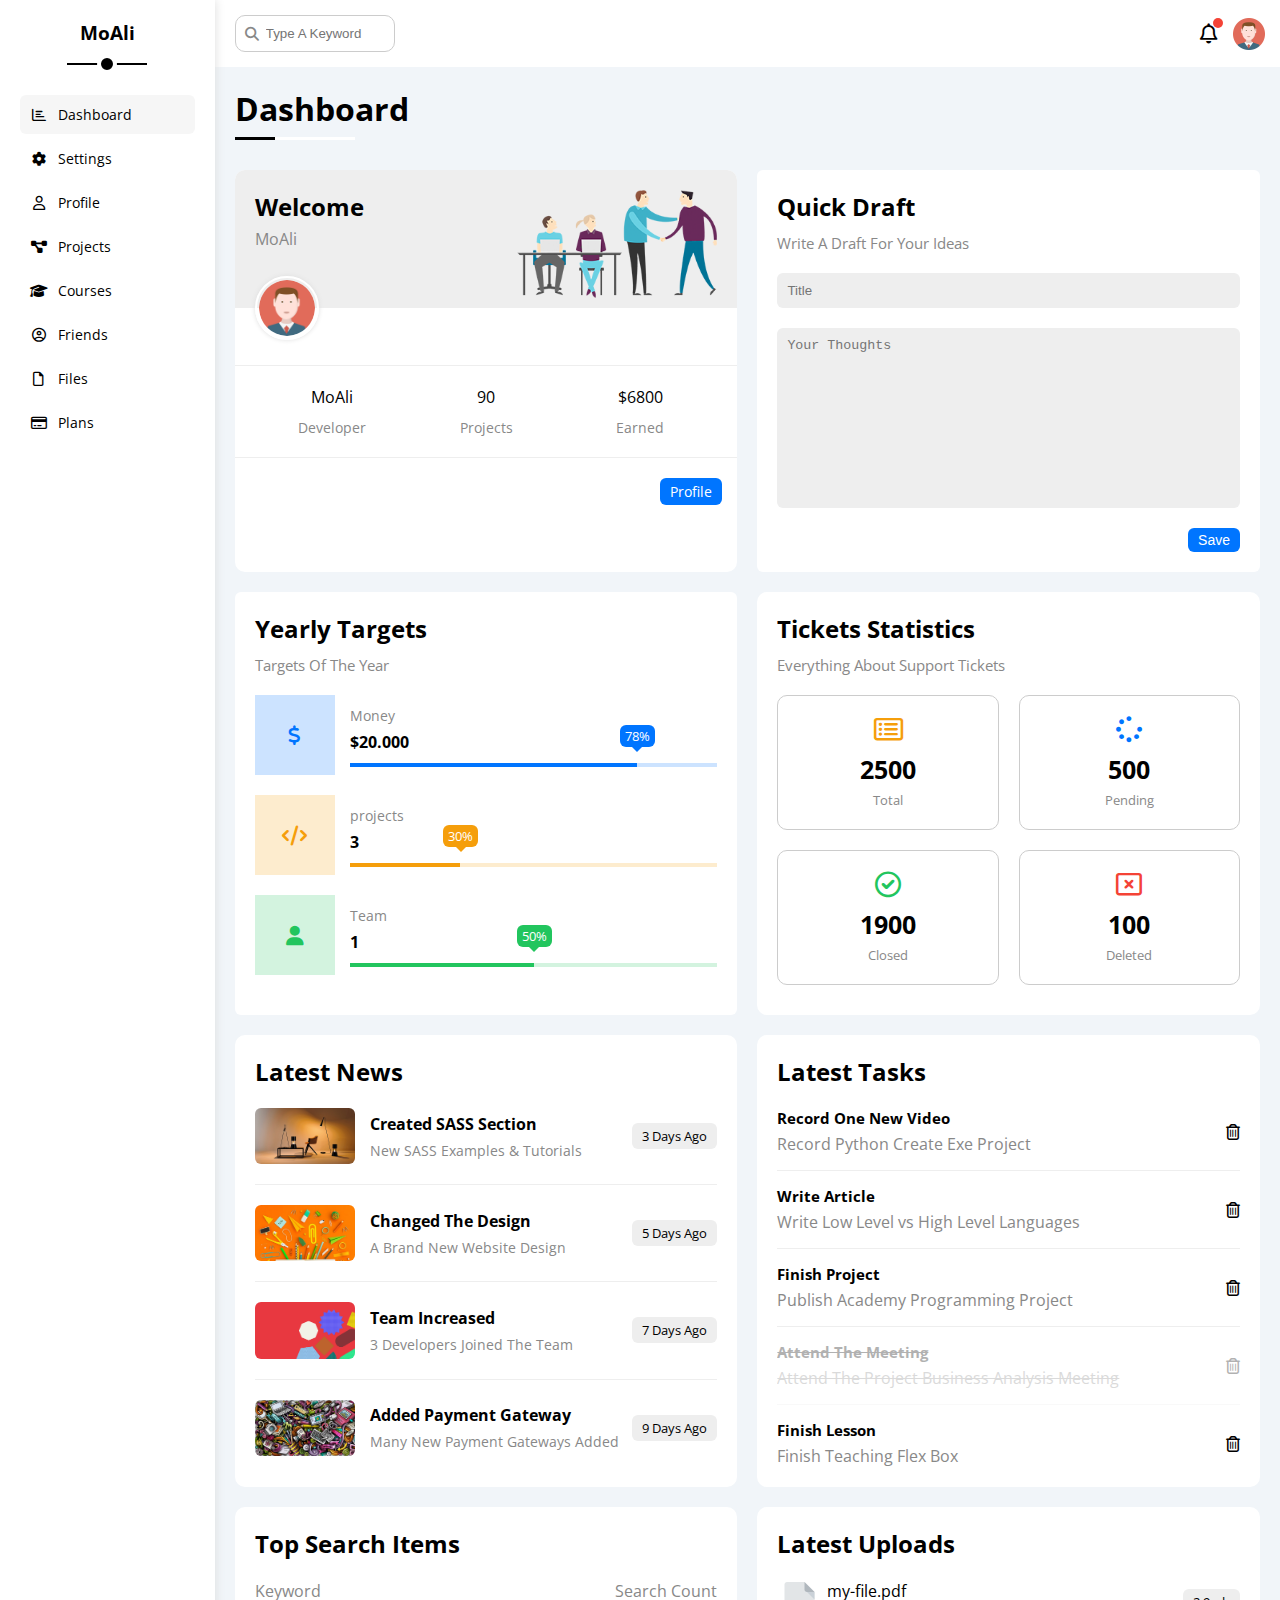
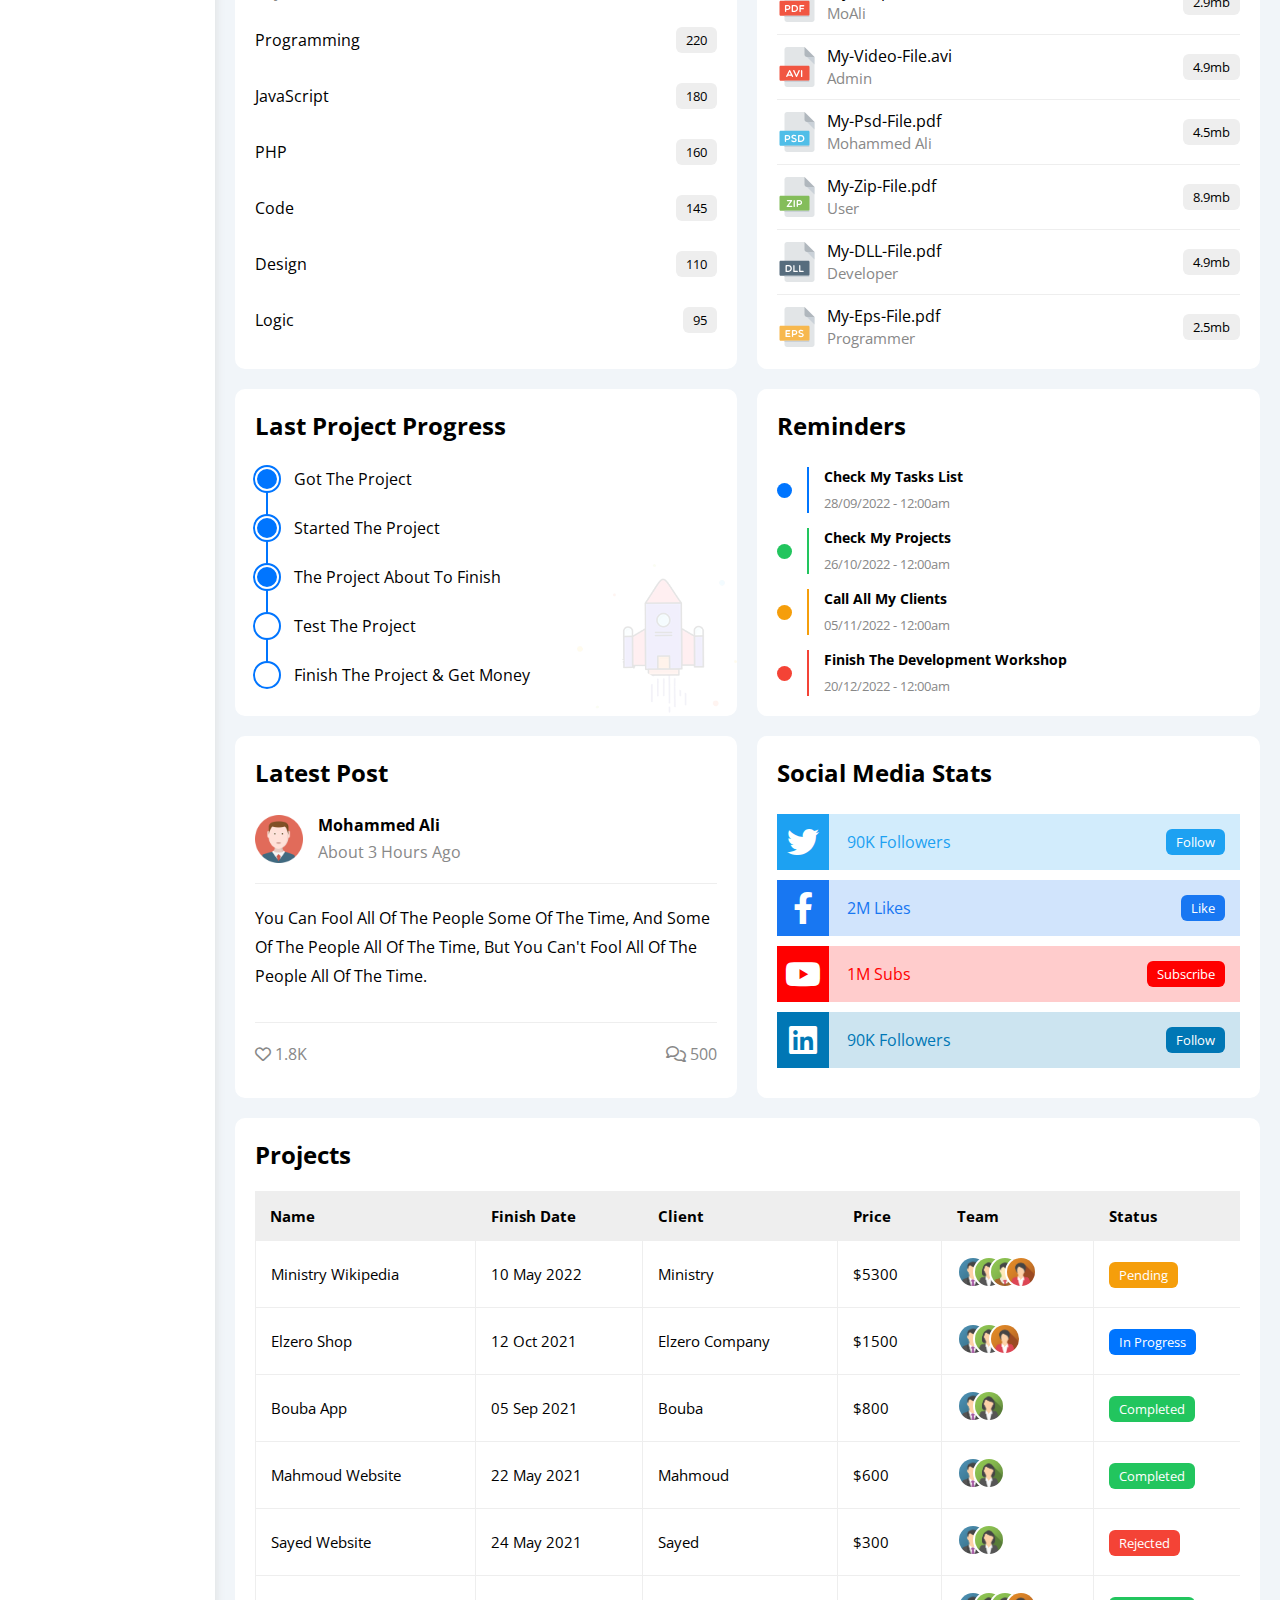
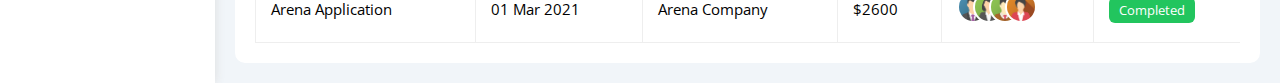
<file: index.html>
<!DOCTYPE html>
<html lang="en">
<head>
  <meta charset="UTF-8">
  <meta http-equiv="X-UA-Compatible" content="IE=edge">
  <meta name="viewport" content="width=device-width, initial-scale=1.0">
  <link rel="stylesheet" href="css/all.min.css">
  <link rel="stylesheet" href="css/framework.css">
  <link rel="stylesheet" href="css/master.css">
  <link rel="preconnect" href="https://fonts.googleapis.com" />
  <link rel="preconnect" href="https://fonts.gstatic.com" crossorigin />
  <link href="https://fonts.googleapis.com/css2?family=Open+Sans:wght@300;500&display=swap" rel="stylesheet" />
  <title>Dashboard</title>
</head>
<body>
  <div class="page d-flex">
    <div class="sidebar p-20 bg-white p-relative">
      <h3 class="p-relative txt-c mt-0">MoAli</h3>
      <ul>
        <li>
          <a class="active d-flex fs-14 align-center p-10 c-black rad-6" href="index.html">
            <i class="fa-regular fa-chart-bar fa-fw"></i>
            <span>Dashboard</span>
          </a>
        </li>
        <li>
          <a class="d-flex fs-14 align-center p-10 c-black rad-6" href="settings.html">
            <i class="fa-solid fa-gear fa-fw"></i>
            <span>Settings</span>
          </a>
        </li>
        <li>
          <a class="d-flex fs-14 align-center p-10 c-black rad-6" href="profile.html">
            <i class="fa-regular fa-user fa-fw"></i>
            <span>Profile</span>
          </a>
        </li>
        <li>
          <a class="d-flex fs-14 align-center p-10 c-black rad-6" href="projects.html">
            <i class="fa-solid fa-diagram-project fa-fw"></i>
            <span>Projects</span>
          </a>
        </li>
        <li>
          <a class="d-flex fs-14 align-center p-10 c-black rad-6" href="courses.html">
            <i class="fa-solid fa-graduation-cap fa-fw"></i>
            <span>Courses</span>
          </a>
        </li>
        <li>
          <a class="d-flex fs-14 align-center p-10 c-black rad-6" href="friends.html">
            <i class="fa-regular fa-circle-user fa-fw"></i>
            <span>Friends</span>
          </a>
        </li>
        <li>
          <a class="d-flex fs-14 align-center p-10 c-black rad-6" href="files.html">
            <i class="fa-regular fa-file fa-fw"></i>
            <span>Files</span>
          </a>
        </li>
        <li>
          <a class="d-flex fs-14 align-center p-10 c-black rad-6" href="plans.html">
            <i class="fa-regular fa-credit-card fa-fw"></i>
            <span>Plans</span>
          </a>
        </li>
      </ul>
    </div>
    <div class="content w-full">
      <!-- Start Head -->
      <div class="head p-15 bg-white between-flex">
        <div class="search p-relative">
          <input class="p-10" type="search" placeholder="Type A Keyword">
        </div>
        <div class="icons d-flex align-center">
          <span class="notification p-relative">
            <i class="fa-regular fa-bell fa-lg"></i>
          </span>
          <img src="images/avatar.png" alt="">
        </div>
      </div>
      <!-- End Head -->
      <h1 class="p-relative">Dashboard</h1>
      <div class="wrapper d-grid gap-20">
        <!-- Start Welcome Widget -->
        <div class="welcome rad-10 bg-white txt-c-mobile block-mobile">
          <div class="intro p-20 d-flex space-between bg-eee">
            <div>
              <h2 class="m-0">Welcome</h2>
              <p class="c-grey mt-5">MoAli</p>
            </div>
            <img class="hide-mobile" src="images/welcome.png" alt="">
          </div>
          <img class="avatar" src="images/avatar.png" alt="">
          <div class="body txt-c d-flex p-20 mt-20 mb-20 block-mobile">
            <div>MoAli<span class="c-grey fs-14 mt-10 d-block">Developer</span></div>
            <div>90<span class="c-grey fs-14 mt-10 d-block">Projects</span></div>
            <div>$6800<span class="c-grey fs-14 mt-10 d-block">Earned</span></div>
          </div>
          <a href="profile.html" class="visit d-block fs-14 bg-blue c-white w-fit btn-shape">Profile</a>
        </div>
        <!-- End Welcome Widget -->
        <!-- Start Quick Draft Widget -->
        <div class="quick-draft p-20 bg-white rad-6">
          <h2 class="mt-0 mb-10">Quick Draft</h2>
          <p class="mt-0 mb-20 c-grey fs-15">Write A Draft For Your Ideas</p>
          <form action="">
            <input type="text" class="p-10 d-block b-none w-full bg-eee mb-20 rad-6" placeholder="Title">
            <textarea class="w-full b-none bg-eee p-10 rad-6 d-block mb-20" placeholder="Your Thoughts"></textarea>
            <input type="submit" value="Save" class="save d-block bg-blue c-white fs-14 b-none btn-shape">
          </form>
        </div>
        <!-- End Quick Draft Widget -->
        <!-- Start Yearly Targets -->
        <div class="targets bg-white p-20 rad-6">
          <h2 class="mt-0 mb-10">Yearly Targets</h2>
          <p class="mt-0 mb-20 c-grey fs-15">Targets Of The Year</p>
          <div class="target-row d-flex align-center mb-20">
            <div class="icon center-flex mr-15 money">
              <i class="fa-solid fa-dollar-sign fa-lg c-blue"></i>
            </div>
            <div class="details">
              <span class="c-grey fs-14">Money</span>
              <span class="fw-bold d-block mt-5 mb-10">$20.000</span>
              <div class="progress p-relative money w-full">
                <span class="bg-blue" style="width: 78%;">
                  <span class="bg-blue">78%</span>
                </span>
              </div>
            </div>
          </div>
          <div class="target-row d-flex align-center mb-20">
            <div class="icon center-flex mr-15 projects">
              <i class="fa-solid fa-code fa-lg c-orange"></i>
            </div>
            <div class="details">
              <span class="c-grey fs-14">projects</span>
              <span class="fw-bold d-block mt-5 mb-10">3</span>
              <div class="progress p-relative projects w-full">
                <span class="bg-orange" style="width: 30%;">
                  <span class="bg-orange">30%</span>
                </span>
              </div>
            </div>
          </div>
          <div class="target-row d-flex align-center mb-20">
            <div class="icon center-flex mr-15 team">
              <i class="fa-solid fa-user fa-lg c-green"></i>
            </div>
            <div class="details">
              <span class="c-grey fs-14">Team</span>
              <span class="fw-bold d-block mt-5 mb-10">1</span>
              <div class="progress p-relative team w-full">
                <span class="bg-green" style="width: 50%;">
                  <span class="bg-green">50%</span>
                </span>
              </div>
            </div>
          </div>
        </div>
        <!-- End Yearly Targets -->
        <!-- Start Tickets -->
        <div class="tickets p-20 rad-10 bg-white">
          <h2 class="mt-0 mb-10">Tickets Statistics</h2>
          <p class="mt-0 mb-20 c-grey fs-15">Everything About Support Tickets</p>
          <div class="d-flex txt-c f-wrap gap-20">
            <div class="box fs-13 rad-10 p-20 w-full-mobile">
              <i class="fa-regular fa-rectangle-list fa-2x c-orange mb-10"></i>
              <span class="fw-bold d-block fs-25 mb-5">2500</span>
              <span class="c-grey fs-13">Total</span>
            </div>
            <div class="box fs-13 rad-10 p-20 w-full-mobile">
              <i class="fa-solid fa-spinner fa-2x mb-10 c-blue"></i>
              <span class="fw-bold d-block fs-25 mb-5">500</span>
              <span class="c-grey fs-13">Pending</span>
            </div>
            <div class="box fs-13 rad-10 p-20 w-full-mobile">
              <i class="fa-regular fa-circle-check fa-2x mb-10 c-green"></i>
              <span class="fw-bold d-block fs-25 mb-5">1900</span>
              <span class="c-grey fs-13">Closed</span>
            </div>
            <div class="box fs-13 rad-10 p-20 w-full-mobile">
              <i class="fa-regular fa-rectangle-xmark fa-2x mb-10 c-red"></i>
              <span class="fw-bold d-block fs-25 mb-5">100</span>
              <span class="c-grey fs-13">Deleted</span>
            </div>
          </div>
        </div>
        <!-- End Tickets -->
        <!-- Start Latest News -->
        <div class="latest-news p-20 rad-10 bg-white txt-c-mobile">
          <h2 class="mt-0 mb-20">Latest News</h2>
          <div class="news-row d-flex align-center">
            <img src="images/news-01.png" alt="">
            <div class="info">
              <h3>Created SASS Section</h3>
              <p class="m-0 fs-14 c-grey">New SASS Examples & Tutorials</p>
            </div>
            <div class="btn-shape fs-13 bg-eee label">3 Days Ago</div>
          </div>
          <div class="news-row d-flex align-center">
            <img src="images/news-02.png" alt="">
            <div class="info">
              <h3>Changed The Design</h3>
              <p class="m-0 fs-14 c-grey">A Brand New Website Design</p>
            </div>
            <div class="btn-shape fs-13 bg-eee label">5 Days Ago</div>
          </div>
          <div class="news-row d-flex align-center">
            <img src="images/news-03.png" alt="">
            <div class="info">
              <h3>Team Increased</h3>
              <p class="m-0 fs-14 c-grey">3 Developers Joined The Team</p>
            </div>
            <div class="btn-shape fs-13 bg-eee label">7 Days Ago</div>
          </div>
          <div class="news-row d-flex align-center">
            <img src="images/news-04.png" alt="">
            <div class="info">
              <h3>Added Payment Gateway</h3>
              <p class="m-0 fs-14 c-grey">Many New Payment Gateways Added</p>
            </div>
            <div class="btn-shape fs-13 bg-eee label">9 Days Ago</div>
          </div>
        </div>
        <!-- End Latest News -->
        <!-- Start Tasks -->
        <div class="tasks p-20 rad-10 bg-white">
          <h2 class="mt-0 mb-20">Latest Tasks</h2>
          <div class="task-row between-flex">
            <div class="info">
              <h3 class="fs-15 mt-0 mb-5">Record One New Video</h3>
              <p class="c-grey m-0">Record Python Create Exe Project</p>
            </div>
            <i class="fa-regular fa-trash-can delete"></i>
          </div>
          <div class="task-row between-flex">
            <div class="info">
              <h3 class="fs-15 mt-0 mb-5">Write Article</h3>
              <p class="c-grey m-0">Write Low Level vs High Level Languages</p>
            </div>
            <i class="fa-regular fa-trash-can delete"></i>
          </div>
          <div class="task-row between-flex">
            <div class="info">
              <h3 class="fs-15 mt-0 mb-5">Finish Project</h3>
              <p class="c-grey m-0">Publish Academy Programming Project</p>
            </div>
            <i class="fa-regular fa-trash-can delete"></i>
          </div>
          <div class="task-row between-flex done">
            <div class="info">
              <h3 class="fs-15 mt-0 mb-5"> Attend The Meeting</h3>
              <p class="c-grey m-0">Attend The Project Business Analysis Meeting</p>
            </div>
            <i class="fa-regular fa-trash-can delete"></i>
          </div>
          <div class="task-row between-flex">
            <div class="info">
              <h3 class="fs-15 mt-0 mb-5">Finish Lesson</h3>
              <p class="c-grey m-0">Finish Teaching Flex Box</p>
            </div>
            <i class="fa-regular fa-trash-can delete"></i>
          </div>

        </div>
        <!-- End Tasks -->
        <!-- Start Top Search Word Widget -->
        <div class="search-items p-20 rad-10 bg-white">
          <h2 class="mt-0 mb-20">Top Search Items</h2>
          <div class="heading-row mb-10 between-flex">
            <span class="c-grey">Keyword</span>
            <span class="c-grey">Search Count</span>
          </div>
          <div class="item-row pt-15 pb-15 between-flex">
            <span>Programming</span>
            <span class="btn-shape bg-eee fs-13">220</span>
          </div>
          <div class="item-row pt-15 pb-15 between-flex">
            <span>JavaScript</span>
            <span class="btn-shape bg-eee fs-13">180</span>
          </div>
          <div class="item-row pt-15 pb-15 between-flex">
            <span>PHP</span>
            <span class="btn-shape bg-eee fs-13">160</span>
          </div>
          <div class="item-row pt-15 pb-15 between-flex">
            <span>Code</span>
            <span class="btn-shape bg-eee fs-13">145</span>
          </div>
          <div class="item-row pt-15 pb-15 between-flex">
            <span>Design</span>
            <span class="btn-shape bg-eee fs-13">110</span>
          </div>
          <div class="item-row pt-15 pb-15 between-flex">
            <span>Logic</span>
            <span class="btn-shape bg-eee fs-13">95</span>
          </div>
        </div>
        <!-- End Top Search Word Widget -->
        <!-- Start Latest Uploads -->
        <div class="latest-uploads p-20 bg-white rad-10">
          <h2 class="mt-0 mb-20">Latest Uploads</h2>
          <div class="file-row between-flex mb-10 pb-10">
            <div class="info d-flex align-center">
              <img class="icon mr-10" src="images/pdf.svg" alt="">
              <div class="file">
                <span class="d-block">my-file.pdf</span>
                <span class="fs-15 c-grey">MoAli</span>
              </div>
            </div>
            <div class="size btn-shape bg-eee fs-13">2.9mb</div>
          </div>
          <div class="file-row between-flex mb-10 pb-10">
            <div class="info d-flex align-center">
              <img class="icon mr-10" src="images/avi.svg" alt="">
              <div class="file">
                <span class="d-block">My-Video-File.avi</span>
                <span class="fs-15 c-grey">Admin</span>
              </div>
            </div>
            <div class="size btn-shape bg-eee fs-13">4.9mb</div>
          </div>
          <div class="file-row between-flex mb-10 pb-10">
            <div class="info d-flex align-center">
              <img class="icon mr-10" src="images/psd.svg" alt="">
              <div class="file">
                <span class="d-block">My-Psd-File.pdf</span>
                <span class="fs-15 c-grey">Mohammed Ali</span>
              </div>
            </div>
            <div class="size btn-shape bg-eee fs-13">4.5mb</div>
          </div>
          <div class="file-row between-flex mb-10 pb-10">
            <div class="info d-flex align-center">
              <img class="icon mr-10" src="images/zip.svg" alt="">
              <div class="file">
                <span class="d-block">My-Zip-File.pdf</span>
                <span class="fs-15 c-grey">User</span>
              </div>
            </div>
            <div class="size btn-shape bg-eee fs-13">8.9mb</div>
          </div>
          <div class="file-row between-flex mb-10 pb-10">
            <div class="info d-flex align-center">
              <img class="icon mr-10" src="images/dll.svg" alt="">
              <div class="file">
                <span class="d-block">My-DLL-File.pdf</span>
                <span class="fs-15 c-grey">Developer</span>
              </div>
            </div>
            <div class="size btn-shape bg-eee fs-13">4.9mb</div>
          </div>
          <div class="file-row between-flex">
            <div class="info d-flex align-center">
              <img class="icon mr-10" src="images/eps.svg" alt="">
              <div class="file">
                <span class="d-block">My-Eps-File.pdf</span>
                <span class="fs-15 c-grey">Programmer</span>
              </div>
            </div>
            <div class="size btn-shape bg-eee fs-13">2.5mb</div>
          </div>
        </div>
        <!-- End Latest Uploads -->
        <!-- Start last-project -->
        <div class="last-project p-20 bg-white rad-10 p-relative">
          <h2 class="mt-0 mb-20">Last Project Progress</h2>
          <ul class="p-relative m-0">
            <li class="d-flex align-center mt-25 p-relative done">Got The Project</li>
            <li class="d-flex align-center mt-25 p-relative done">Started The Project</li>
            <li class="d-flex align-center mt-25 p-relative done">The Project About To Finish</li>
            <li class="d-flex align-center mt-25 p-relative current">Test The Project</li>
            <li class="d-flex align-center mt-25 p-relative ">Finish The Project & Get Money</li>
          </ul>
          <img class="launch-icon hide-mobile" src="images/project.png" alt="">
        </div>
        <!-- End last-project -->
        <!-- Start Reminders -->
        <div class="reminders p-20 rad-10 bg-white">
          <h2 class="mt-0 mb-25">Reminders</h2>
          <ul class="m-0">
            <li class="d-flex align-center mt-15">
              <span class="key rad-half mr-15 d-block bg-blue"></span>
              <div class="blue pl-15">
                <span class="d-block fs-14 fw-bold mb-5">Check My Tasks List</span>
                <span class="fs-13 c-grey">28/09/2022 - 12:00am</span>
              </div>
            </li>
            <li class="d-flex align-center mt-15">
              <span class="key rad-half mr-15 d-block bg-green"></span>
              <div class="green pl-15">
                <span class="d-block fs-14 fw-bold mb-5">Check My Projects</span>
                <span class="fs-13 c-grey">26/10/2022 - 12:00am</span>
              </div>
            </li>
            <li class="d-flex align-center mt-15">
              <span class="key rad-half mr-15 d-block bg-orange"></span>
              <div class="orange pl-15">
                <span class="d-block fs-14 fw-bold mb-5">Call All My Clients</span>
                <span class="fs-13 c-grey">05/11/2022 - 12:00am</span>
              </div>
            </li>
            <li class="d-flex align-center mt-15">
              <span class="key rad-half mr-15 d-block bg-red"></span>
              <div class="red pl-15">
                <span class="d-block fs-14 fw-bold mb-5">Finish The Development Workshop</span>
                <span class="fs-13 c-grey">20/12/2022 - 12:00am</span>
              </div>
            </li>
          </ul>
        </div>
        <!-- End Reminders -->
        <!-- Start Latest Post -->
        <div class="latest-post p-20 rad-10 bg-white">
          <h2 class="mt-0 mb-25">Latest Post</h2>
          <div class="d-flex align-center mb-20 post-head">
            <img class="avatar mr-15" src="images/avatar.png" alt="">
            <div class="info">
              <span class="fw-bold mb-5 d-block">Mohammed Ali</span>
              <span class="c-grey">About 3 Hours Ago</span>
            </div>
          </div>
          <div class="pt-20 pb-20 txt-c-mobile post-body">You Can Fool All Of The People Some Of The Time, And Some Of The People All Of The Time, But You Can't Fool All Of The People All Of The Time.</div>
          <div class="between-flex mt-20 c-grey post-reacts">
            <div>
              <i class="fa-regular fa-heart"></i>
              <span>1.8K</span>
            </div>
            <div>
              <i class="fa-regular fa-comments"></i>
              <span>500</span>
            </div>
          </div>
        </div>
        <!-- End Latest Post -->
        <!-- Star Social Media Stats -->
        <div class="social-media p-20 rad-10 bg-white">
          <h2 class="mt-0 mb-25">Social Media Stats</h2>
          <div class="link-row twitter mb-10 p-relative between-flex p-15">
            <i class="fa-brands fa-twitter fa-2x c-white h-full center-flex"></i>
            <span>90K Followers</span>
            <a class="btn-shape c-white fs-13" href="#">Follow</a>
          </div>
          <div class="link-row facebook mb-10 p-relative between-flex p-15">
            <i class="fa-brands fa-facebook-f fa-2x c-white h-full center-flex"></i>
            <span>2M Likes</span>
            <a class="btn-shape c-white fs-13" href="#">Like</a>
          </div>
          <div class="link-row youtube mb-10 p-relative between-flex p-15">
            <i class="fa-brands fa-youtube fa-2x c-white h-full center-flex"></i>
            <span>1M Subs</span>
            <a class="btn-shape c-white fs-13" href="#">Subscribe</a>
          </div>
          <div class="link-row linkedin mb-10 p-relative between-flex p-15">
            <i class="fa-brands fa-linkedin fa-2x c-white h-full center-flex"></i>
            <span>90K Followers</span>
            <a class="btn-shape c-white fs-13" href="#">Follow</a>
          </div>
        </div>
        <!-- End Social Media Stats -->
      </div>
      <!-- Start Projects Table -->
      <div class="bg-white p-20 m-20 rad-10 projects">
        <h2 class="mt-0 mb-20">Projects</h2>
        <div class="responsive-table">
          <table class="w-full fs-15">
            <thead>
              <tr>
                <td>Name</td>
                <td>Finish Date</td>
                <td>Client</td>
                <td>Price</td>
                <td>Team</td>
                <td>Status</td>
              </tr>
            </thead>
            <tbody>
              <tr>
                <td>Ministry Wikipedia</td>
                <td>10 May 2022</td>
                <td>Ministry</td>
                <td>$5300</td>
                <td>
                  <img src="images/team-01.png" alt="">
                  <img src="images/team-02.png" alt="">
                  <img src="images/team-03.png" alt="">
                  <img src="images/team-04.png" alt="">
                </td>
                <td>
                  <span class="btn-shape bg-orange label c-white">Pending</span>
                </td>
              </tr>
              <tr>
                <td>Elzero Shop</td>
                <td>12 Oct 2021</td>
                <td>Elzero Company</td>
                <td>$1500</td>
                <td>
                  <img src="images/team-01.png" alt="">
                  <img src="images/team-02.png" alt="">
                  <img src="images/team-04.png" alt="">
                </td>
                <td>
                  <span class="btn-shape bg-blue label c-white">In Progress</span>
                </td>
              </tr>
              <tr>
                <td>Bouba App</td>
                <td>05 Sep 2021</td>
                <td>Bouba</td>
                <td>$800</td>
                <td>
                  <img src="images/team-01.png" alt="">
                  <img src="images/team-02.png" alt="">
                </td>
                <td>
                  <span class="btn-shape bg-orange label bg-green c-white">Completed</span>
                </td>
              </tr>
              <tr>
                <td>Mahmoud Website</td>
                <td>22 May 2021</td>
                <td>Mahmoud</td>
                <td>$600</td>
                <td>
                  <img src="images/team-01.png" alt="">
                  <img src="images/team-02.png" alt="">
                </td>
                <td>
                  <span class="btn-shape bg-orange label bg-green c-white">Completed</span>
                </td>
              </tr>
              <tr>
                <td>Sayed Website	</td>
                <td>24 May 2021</td>
                <td>Sayed</td>
                <td>$300</td>
                <td>
                  <img src="images/team-01.png" alt="">
                  <img src="images/team-02.png" alt="">
                </td>
                <td>
                  <span class="btn-shape bg-orange label bg-red c-white">Rejected</span>
                </td>
              </tr>
              <tr>
                <td>Arena Application</td>
                <td>01 Mar 2021</td>
                <td>Arena Company</td>
                <td>$2600</td>
                <td>
                  <img src="images/team-01.png" alt="">
                  <img src="images/team-02.png" alt="">
                  <img src="images/team-03.png" alt="">
                  <img src="images/team-04.png" alt="">
                </td>
                <td>
                  <span class="btn-shape bg-orange label bg-green c-white">Completed</span>
                </td>
              </tr>
            </tbody>
          </table>
        </div>

      </div>
      <!-- End Projects Table -->
    </div>
  </div>
  
</body>
</html>
</file>
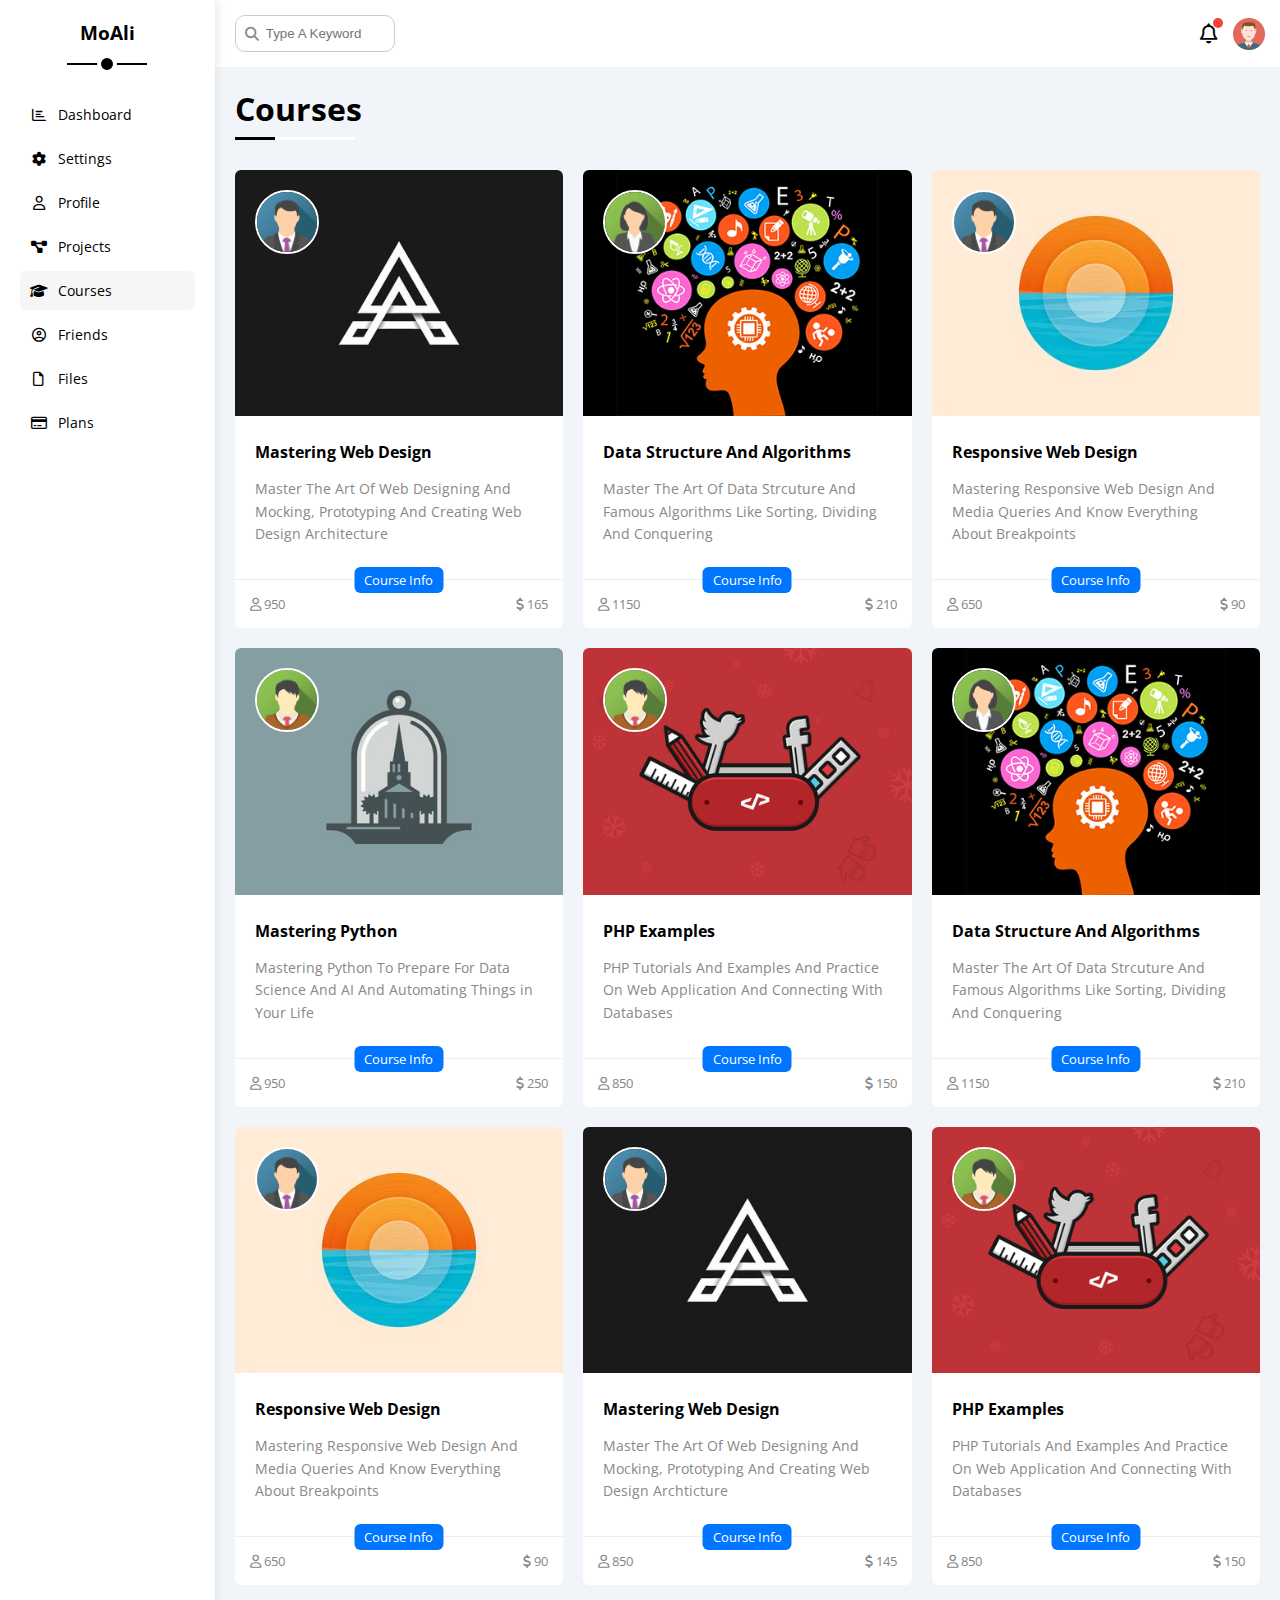
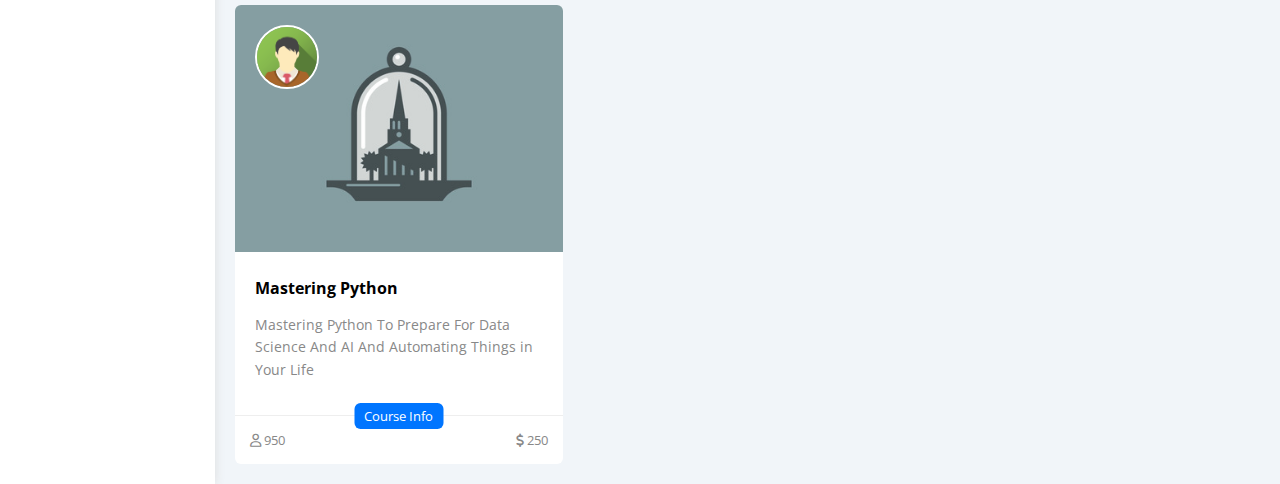
<file: courses.html>
<!DOCTYPE html>
<html lang="en">
<head>
  <meta charset="UTF-8">
  <meta http-equiv="X-UA-Compatible" content="IE=edge">
  <meta name="viewport" content="width=device-width, initial-scale=1.0">
  <link rel="stylesheet" href="css/all.min.css">
  <link rel="stylesheet" href="css/framework.css">
  <link rel="stylesheet" href="css/master.css">
  <link rel="preconnect" href="https://fonts.googleapis.com" />
  <link rel="preconnect" href="https://fonts.gstatic.com" crossorigin />
  <link href="https://fonts.googleapis.com/css2?family=Open+Sans:wght@300;500&display=swap" rel="stylesheet" />
  <title>Courses</title>
</head>
<body>
  <div class="page d-flex">
    <div class="sidebar p-20 bg-white p-relative">
      <h3 class="p-relative txt-c mt-0">MoAli</h3>
      <ul>
        <li>
          <a class="d-flex fs-14 align-center p-10 c-black rad-6" href="index.html">
            <i class="fa-regular fa-chart-bar fa-fw"></i>
            <span>Dashboard</span>
          </a>
        </li>
        <li>
          <a class="d-flex fs-14 align-center p-10 c-black rad-6" href="settings.html">
            <i class="fa-solid fa-gear fa-fw"></i>
            <span>Settings</span>
          </a>
        </li>
        <li>
          <a class="d-flex fs-14 align-center p-10 c-black rad-6" href="profile.html">
            <i class="fa-regular fa-user fa-fw"></i>
            <span>Profile</span>
          </a>
        </li>
        <li>
          <a class="d-flex fs-14 align-center p-10 c-black rad-6" href="projects.html">
            <i class="fa-solid fa-diagram-project fa-fw"></i>
            <span>Projects</span>
          </a>
        </li>
        <li>
          <a class="active d-flex fs-14 align-center p-10 c-black rad-6" href="courses.html">
            <i class="fa-solid fa-graduation-cap fa-fw"></i>
            <span>Courses</span>
          </a>
        </li>
        <li>
          <a class="d-flex fs-14 align-center p-10 c-black rad-6" href="friends.html">
            <i class="fa-regular fa-circle-user fa-fw"></i>
            <span>Friends</span>
          </a>
        </li>
        <li>
          <a class="d-flex fs-14 align-center p-10 c-black rad-6" href="files.html">
            <i class="fa-regular fa-file fa-fw"></i>
            <span>Files</span>
          </a>
        </li>
        <li>
          <a class="d-flex fs-14 align-center p-10 c-black rad-6" href="plans.html">
            <i class="fa-regular fa-credit-card fa-fw"></i>
            <span>Plans</span>
          </a>
        </li>
      </ul>
    </div>
    <div class="content w-full">
      <!-- Start Head -->
      <div class="head p-15 bg-white between-flex">
        <div class="search p-relative">
          <input class="p-10" type="search" placeholder="Type A Keyword">
        </div>
        <div class="icons d-flex align-center">
          <span class="notification p-relative">
            <i class="fa-regular fa-bell fa-lg"></i>
          </span>
          <img src="images/avatar.png" alt="">
        </div>
      </div>
      <!-- End Head -->
      <h1 class="p-relative">Courses</h1>
      <div class="courses-page d-grid gap-20 m-20">
        <div class="course p-relative bg-white rad-6">
          <img src="images/course-01.jpg" alt="" class="cover">
          <img src="images/team-01.png" alt="" class="instructor">
          <div class="p-20">
            <h4 class="m-0">Mastering Web Design</h4>
            <p class="description mt-15 c-grey fs-14">Master The Art Of Web Designing And Mocking, Prototyping And Creating Web Design Architecture</p>
          </div>
          <div class="info between-flex p-relative p-15">
              <span class="title fs-13 bg-blue c-white btn-shape">Course Info</span>
              <span class="c-grey">
                <i class="fa-regular fa-user"></i>
                950
              </span>
              <span class="c-grey">
                <i class="fa-solid fa-dollar-sign"></i>
                165
              </span>
          </div>
        </div>
        <div class="course bg-white rad-6 p-relative">
          <img class="cover" src="images/course-02.jpg" alt="">
          <img class="instructor" src="images/team-02.png" alt="">
          <div class="p-20">
            <h4 class="m-0">Data Structure And Algorithms</h4>
            <p class="description c-grey mt-15 fs-14">
              Master The Art Of Data Strcuture And Famous Algorithms Like Sorting, Dividing And Conquering
            </p>
          </div>
          <div class="info p-15 p-relative between-flex">
            <span class="title bg-blue c-white btn-shape">Course Info</span>
            <span class="c-grey"> <i class="fa-regular fa-user"></i> 1150</span>
            <span class="c-grey"><i class="fa-solid fa-dollar-sign"></i> 210</span>
          </div>
        </div>
        <div class="course bg-white rad-6 p-relative">
          <img class="cover" src="images/course-03.jpg" alt="">
          <img class="instructor" src="images/team-01.png" alt="">
          <div class="p-20">
            <h4 class="m-0">Responsive Web Design</h4>
            <p class="description c-grey mt-15 fs-14">
              Mastering Responsive Web Design And Media Queries And Know Everything About Breakpoints
            </p>
          </div>
          <div class="info p-15 p-relative between-flex">
            <span class="title bg-blue c-white btn-shape">Course Info</span>
            <span class="c-grey"> <i class="fa-regular fa-user"></i> 650</span>
            <span class="c-grey"><i class="fa-solid fa-dollar-sign"></i> 90</span>
          </div>
        </div>
        <div class="course bg-white rad-6 p-relative">
          <img class="cover" src="images/course-04.jpg" alt="">
          <img class="instructor" src="images/team-03.png" alt="">
          <div class="p-20">
            <h4 class="m-0">Mastering Python</h4>
            <p class="description c-grey mt-15 fs-14">
              Mastering Python To Prepare For Data Science And AI And Automating Things in Your Life
            </p>
          </div>
          <div class="info p-15 p-relative between-flex">
            <span class="title bg-blue c-white btn-shape">Course Info</span>
            <span class="c-grey"> <i class="fa-regular fa-user"></i> 950</span>
            <span class="c-grey"><i class="fa-solid fa-dollar-sign"></i> 250</span>
          </div>
        </div>
        <div class="course bg-white rad-6 p-relative">
          <img class="cover" src="images/course-05.jpg" alt="">
          <img class="instructor" src="images/team-03.png" alt="">
          <div class="p-20">
            <h4 class="m-0">PHP Examples</h4>
            <p class="description c-grey mt-15 fs-14">
              PHP Tutorials And Examples And Practice On Web Application And Connecting With Databases
            </p>
          </div>
          <div class="info p-15 p-relative between-flex">
            <span class="title bg-blue c-white btn-shape">Course Info</span>
            <span class="c-grey"> <i class="fa-regular fa-user"></i> 850</span>
            <span class="c-grey"><i class="fa-solid fa-dollar-sign"></i> 150</span>
          </div>
        </div>
        <div class="course bg-white rad-6 p-relative">
          <img class="cover" src="images/course-02.jpg" alt="">
          <img class="instructor" src="images/team-02.png" alt="">
          <div class="p-20">
            <h4 class="m-0">Data Structure And Algorithms</h4>
            <p class="description c-grey mt-15 fs-14">
              Master The Art Of Data Strcuture And Famous Algorithms Like Sorting, Dividing And Conquering
            </p>
          </div>
          <div class="info p-15 p-relative between-flex">
            <span class="title bg-blue c-white btn-shape">Course Info</span>
            <span class="c-grey"> <i class="fa-regular fa-user"></i> 1150</span>
            <span class="c-grey"><i class="fa-solid fa-dollar-sign"></i> 210</span>
          </div>
        </div>
        <div class="course bg-white rad-6 p-relative">
          <img class="cover" src="images/course-03.jpg" alt="">
          <img class="instructor" src="images/team-01.png" alt="">
          <div class="p-20">
            <h4 class="m-0">Responsive Web Design</h4>
            <p class="description c-grey mt-15 fs-14">
              Mastering Responsive Web Design And Media Queries And Know Everything About Breakpoints
            </p>
          </div>
          <div class="info p-15 p-relative between-flex">
            <span class="title bg-blue c-white btn-shape">Course Info</span>
            <span class="c-grey"> <i class="fa-regular fa-user"></i> 650</span>
            <span class="c-grey"><i class="fa-solid fa-dollar-sign"></i> 90</span>
          </div>
        </div>
        <div class="course bg-white rad-6 p-relative">
          <img class="cover" src="images/course-01.jpg" alt="">
          <img class="instructor" src="images/team-01.png" alt="">
          <div class="p-20">
            <h4 class="m-0">Mastering Web Design</h4>
            <p class="description c-grey mt-15 fs-14">
              Master The Art Of Web Designing And Mocking, Prototyping And Creating Web Design Archticture
            </p>
          </div>
          <div class="info p-15 p-relative between-flex">
            <span class="title bg-blue c-white btn-shape">Course Info</span>
            <span class="c-grey"> <i class="fa-regular fa-user"></i> 850</span>
            <span class="c-grey"><i class="fa-solid fa-dollar-sign"></i> 145</span>
          </div>
        </div>
        <div class="course bg-white rad-6 p-relative">
          <img class="cover" src="images/course-05.jpg" alt="">
          <img class="instructor" src="images/team-03.png" alt="">
          <div class="p-20">
            <h4 class="m-0">PHP Examples</h4>
            <p class="description c-grey mt-15 fs-14">
              PHP Tutorials And Examples And Practice On Web Application And Connecting With Databases
            </p>
          </div>
          <div class="info p-15 p-relative between-flex">
            <span class="title bg-blue c-white btn-shape">Course Info</span>
            <span class="c-grey"> <i class="fa-regular fa-user"></i> 850</span>
            <span class="c-grey"><i class="fa-solid fa-dollar-sign"></i> 150</span>
          </div>
        </div>
        <div class="course bg-white rad-6 p-relative">
          <img class="cover" src="images/course-04.jpg" alt="">
          <img class="instructor" src="images/team-03.png" alt="">
          <div class="p-20">
            <h4 class="m-0">Mastering Python</h4>
            <p class="description c-grey mt-15 fs-14">
              Mastering Python To Prepare For Data Science And AI And Automating Things in Your Life
            </p>
          </div>
          <div class="info p-15 p-relative between-flex">
            <span class="title bg-blue c-white btn-shape">Course Info</span>
            <span class="c-grey"> <i class="fa-regular fa-user"></i> 950</span>
            <span class="c-grey"><i class="fa-solid fa-dollar-sign"></i> 250</span>
          </div>
        </div>
      </div>
    </div>
  </div>
</body>
</html>
</file>
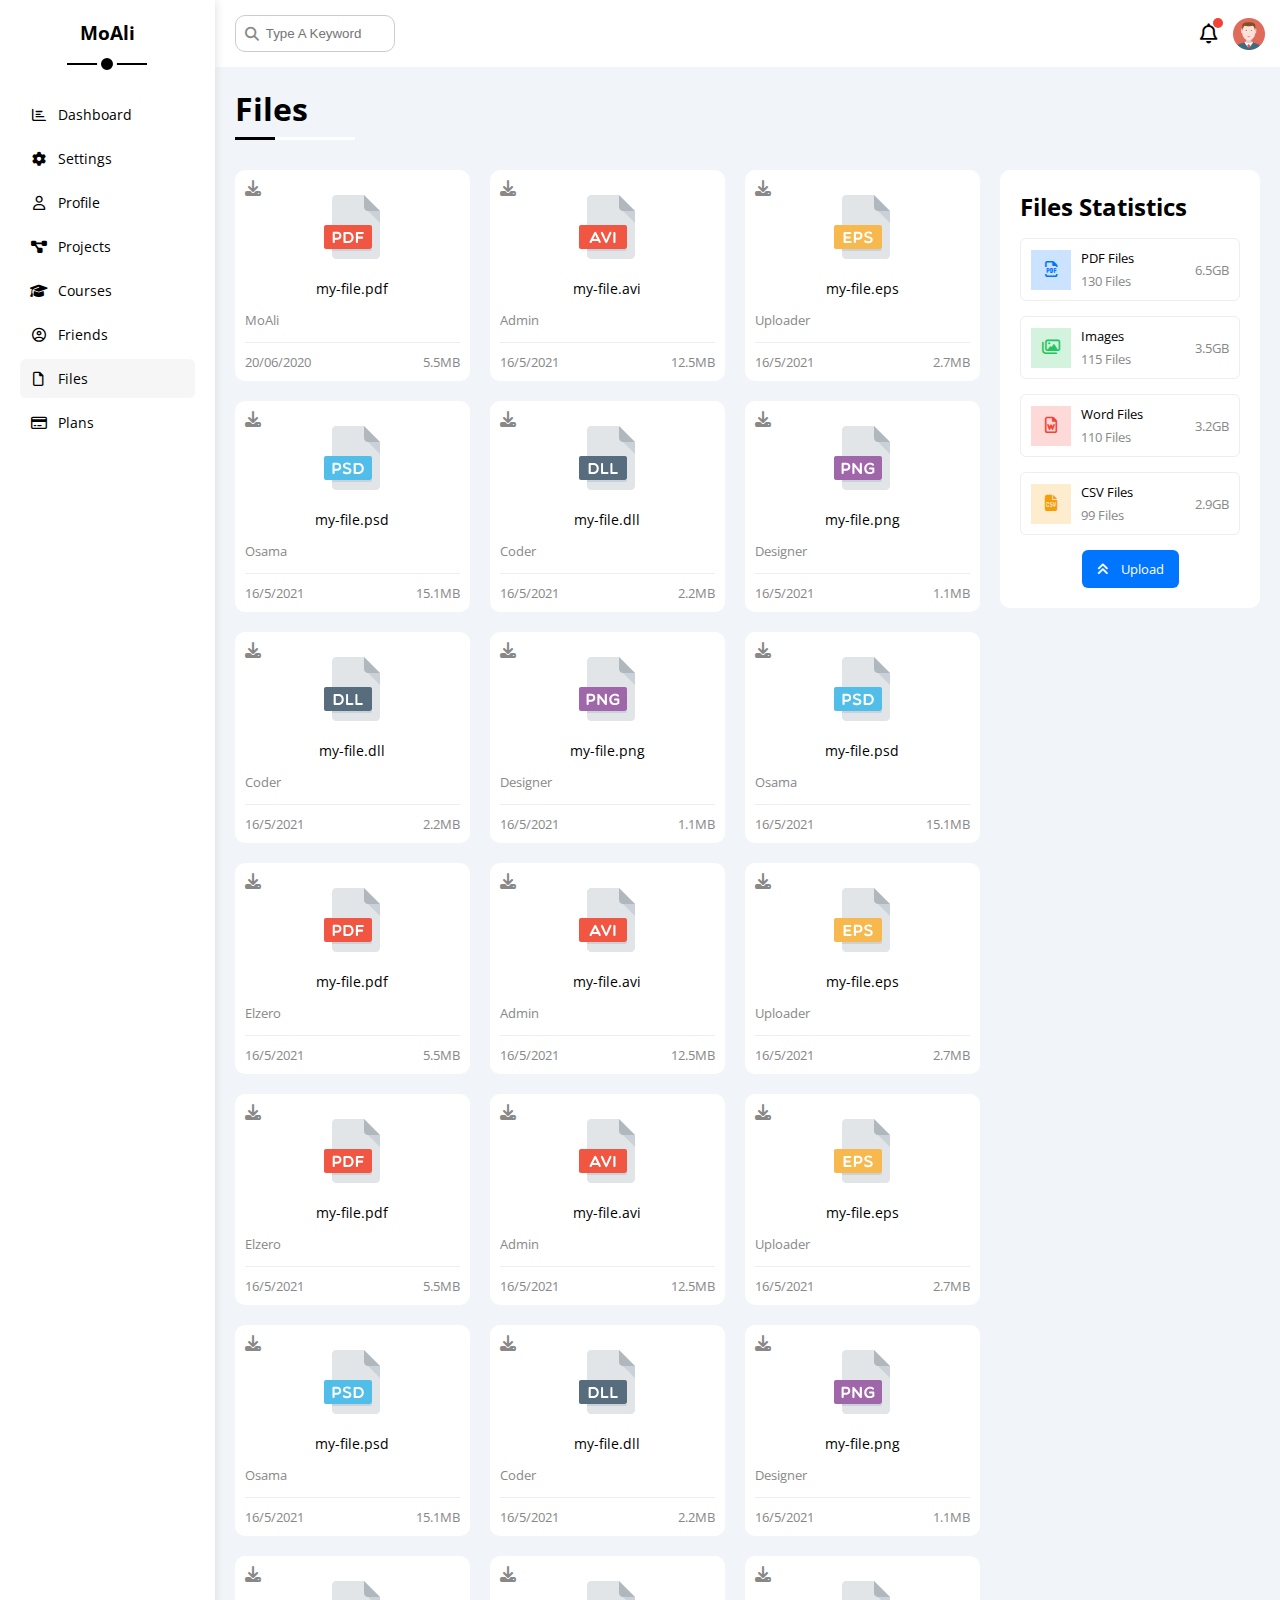
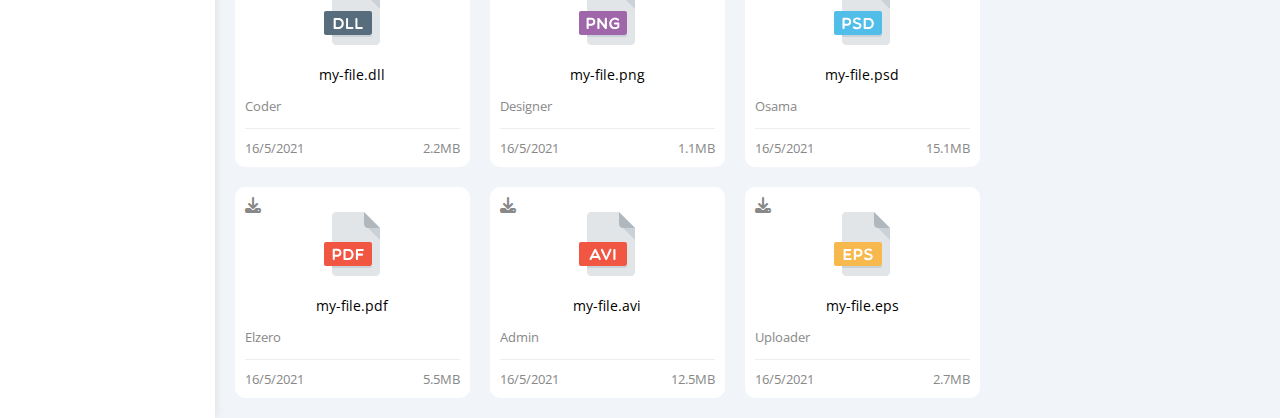
<file: files.html>
<!DOCTYPE html>
<html lang="en">
<head>
  <meta charset="UTF-8">
  <meta http-equiv="X-UA-Compatible" content="IE=edge">
  <meta name="viewport" content="width=device-width, initial-scale=1.0">
  <link rel="stylesheet" href="css/all.min.css">
  <link rel="stylesheet" href="css/framework.css">
  <link rel="stylesheet" href="css/master.css">
  <link rel="preconnect" href="https://fonts.googleapis.com" />
  <link rel="preconnect" href="https://fonts.gstatic.com" crossorigin />
  <link href="https://fonts.googleapis.com/css2?family=Open+Sans:wght@300;500&display=swap" rel="stylesheet" />
  <title>Files</title>
</head>
<body>
  <div class="page d-flex">
    <div class="sidebar p-20 bg-white p-relative">
      <h3 class="p-relative txt-c mt-0">MoAli</h3>
      <ul>
        <li>
          <a class="d-flex fs-14 align-center p-10 c-black rad-6" href="index.html">
            <i class="fa-regular fa-chart-bar fa-fw"></i>
            <span>Dashboard</span>
          </a>
        </li>
        <li>
          <a class="d-flex fs-14 align-center p-10 c-black rad-6" href="settings.html">
            <i class="fa-solid fa-gear fa-fw"></i>
            <span>Settings</span>
          </a>
        </li>
        <li>
          <a class="d-flex fs-14 align-center p-10 c-black rad-6" href="profile.html">
            <i class="fa-regular fa-user fa-fw"></i>
            <span>Profile</span>
          </a>
        </li>
        <li>
          <a class="d-flex fs-14 align-center p-10 c-black rad-6" href="projects.html">
            <i class="fa-solid fa-diagram-project fa-fw"></i>
            <span>Projects</span>
          </a>
        </li>
        <li>
          <a class="d-flex fs-14 align-center p-10 c-black rad-6" href="courses.html">
            <i class="fa-solid fa-graduation-cap fa-fw"></i>
            <span>Courses</span>
          </a>
        </li>
        <li>
          <a class="d-flex fs-14 align-center p-10 c-black rad-6" href="friends.html">
            <i class="fa-regular fa-circle-user fa-fw"></i>
            <span>Friends</span>
          </a>
        </li>
        <li>
          <a class="active d-flex fs-14 align-center p-10 c-black rad-6" href="files.html">
            <i class="fa-regular fa-file fa-fw"></i>
            <span>Files</span>
          </a>
        </li>
        <li>
          <a class="d-flex fs-14 align-center p-10 c-black rad-6" href="plans.html">
            <i class="fa-regular fa-credit-card fa-fw"></i>
            <span>Plans</span>
          </a>
        </li>
      </ul>
    </div>
    <div class="content w-full">
      <!-- Start Head -->
      <div class="head p-15 bg-white between-flex">
        <div class="search p-relative">
          <input class="p-10" type="search" placeholder="Type A Keyword">
        </div>
        <div class="icons d-flex align-center">
          <span class="notification p-relative">
            <i class="fa-regular fa-bell fa-lg"></i>
          </span>
          <img src="images/avatar.png" alt="">
        </div>
      </div>
      <!-- End Head -->
      <h1 class="p-relative">Files</h1>
      <div class="files-page d-flex gap-20 m-20">
        <div class="files-stats bg-white rad-10 p-20">
          <h2 class="mt-0 mb-15">Files Statistics</h2>
          <div class="d-flex align-center p-10 rad-6 border-eee fs-13 mb-15">
            <i class="fa-regular fa-file-pdf fa-lg blue center-flex c-blue icon"></i>
            <div class="info">
              <span>PDF Files</span>
              <span class="d-block c-grey mt-5">130 Files</span>
            </div>
            <div class="size c-grey">6.5GB</div>
          </div>
          <div class="d-flex align-center p-10 rad-6 border-eee fs-13 mb-15">
            <i class="fa-regular fa-images fa-lg green center-flex c-green icon"></i>
            <div class="info">
              <span>Images</span>
              <span class="d-block c-grey mt-5">115 Files</span>
            </div>
            <div class="size c-grey">3.5GB</div>
          </div>
          <div class="d-flex align-center p-10 rad-6 border-eee fs-13 mb-15">
            <i class="fa-regular fa-file-word fa-lg red center-flex c-red icon"></i>
            <div class="info">
              <span>Word Files</span>
              <span class="d-block c-grey mt-5">110 Files</span>
            </div>
            <div class="size c-grey">3.2GB</div>
          </div>
          <div class="d-flex align-center p-10 rad-6 border-eee fs-13 mb-15">
            <i class="fa-solid fa-file-csv fa-lg orange center-flex c-orange icon"></i>
            <div class="info">
              <span>CSV Files</span>
              <span class="d-block c-grey mt-5">99 Files</span>
            </div>
            <div class="size c-grey">2.9GB</div>
          </div>
          <a href="" class="upload w-fit bg-blue c-white fs-13 rad-6 d-block">
            <i class="fa-solid fa-angles-up mr-10"></i>
            <span>Upload</span>
          </a>
        </div>
        <div class="files-content d-grid gap-20">
          <div class="file p-relative p-10 rad-10 bg-white">
            <i class="fa-solid fa-download c-grey p-absolute"></i>
            <div class="icon txt-c"><img class="mt-15 mb-15" src="images/pdf.svg" alt=""></div>
            <div class="txt-c mb-10 fs-14">my-file.pdf</div>
            <p class="c-grey fs-13">MoAli</p>
            <div class="info between-flex mt-10 pt-10 fs-13 c-grey">
              <span>20/06/2020</span>
              <span>5.5MB</span>
            </div>
          </div>
          <div class="file bg-white p-10 rad-10">
            <i class="fa-solid fa-download c-grey p-absolute"></i>
            <div class="icon txt-c">
              <img class="mt-15 mb-15" src="images/avi.svg" alt="" />
            </div>
            <div class="txt-c mb-10 fs-14">my-file.avi</div>
            <p class="c-grey fs-13">Admin</p>
            <div class="info between-flex mt-10 pt-10 fs-13 c-grey">
              <span>16/5/2021</span>
              <span>12.5MB</span>
            </div>
          </div>
          <div class="file bg-white p-10 rad-10">
            <i class="fa-solid fa-download c-grey p-absolute"></i>
            <div class="icon txt-c">
              <img class="mt-15 mb-15" src="images/eps.svg" alt="" />
            </div>
            <div class="txt-c mb-10 fs-14">my-file.eps</div>
            <p class="c-grey fs-13">Uploader</p>
            <div class="info between-flex mt-10 pt-10 fs-13 c-grey">
              <span>16/5/2021</span>
              <span>2.7MB</span>
            </div>
          </div>
          <div class="file bg-white p-10 rad-10">
            <i class="fa-solid fa-download c-grey p-absolute"></i>
            <div class="icon txt-c">
              <img class="mt-15 mb-15" src="images/psd.svg" alt="" />
            </div>
            <div class="txt-c mb-10 fs-14">my-file.psd</div>
            <p class="c-grey fs-13">Osama</p>
            <div class="info between-flex mt-10 pt-10 fs-13 c-grey">
              <span>16/5/2021</span>
              <span>15.1MB</span>
            </div>
          </div>
          <div class="file bg-white p-10 rad-10">
            <i class="fa-solid fa-download c-grey p-absolute"></i>
            <div class="icon txt-c">
              <img class="mt-15 mb-15" src="images/dll.svg" alt="" />
            </div>
            <div class="txt-c mb-10 fs-14">my-file.dll</div>
            <p class="c-grey fs-13">Coder</p>
            <div class="info between-flex mt-10 pt-10 fs-13 c-grey">
              <span>16/5/2021</span>
              <span>2.2MB</span>
            </div>
          </div>
          <div class="file bg-white p-10 rad-10">
            <i class="fa-solid fa-download c-grey p-absolute"></i>
            <div class="icon txt-c">
              <img class="mt-15 mb-15" src="images/png.svg" alt="" />
            </div>
            <div class="txt-c mb-10 fs-14">my-file.png</div>
            <p class="c-grey fs-13">Designer</p>
            <div class="info between-flex mt-10 pt-10 fs-13 c-grey">
              <span>16/5/2021</span>
              <span>1.1MB</span>
            </div>
          </div>
          <div class="file bg-white p-10 rad-10">
            <i class="fa-solid fa-download c-grey p-absolute"></i>
            <div class="icon txt-c">
              <img class="mt-15 mb-15" src="images/dll.svg" alt="" />
            </div>
            <div class="txt-c mb-10 fs-14">my-file.dll</div>
            <p class="c-grey fs-13">Coder</p>
            <div class="info between-flex mt-10 pt-10 fs-13 c-grey">
              <span>16/5/2021</span>
              <span>2.2MB</span>
            </div>
          </div>
          <div class="file bg-white p-10 rad-10">
            <i class="fa-solid fa-download c-grey p-absolute"></i>
            <div class="icon txt-c">
              <img class="mt-15 mb-15" src="images/png.svg" alt="" />
            </div>
            <div class="txt-c mb-10 fs-14">my-file.png</div>
            <p class="c-grey fs-13">Designer</p>
            <div class="info between-flex mt-10 pt-10 fs-13 c-grey">
              <span>16/5/2021</span>
              <span>1.1MB</span>
            </div>
          </div>
          <div class="file bg-white p-10 rad-10">
            <i class="fa-solid fa-download c-grey p-absolute"></i>
            <div class="icon txt-c">
              <img class="mt-15 mb-15" src="images/psd.svg" alt="" />
            </div>
            <div class="txt-c mb-10 fs-14">my-file.psd</div>
            <p class="c-grey fs-13">Osama</p>
            <div class="info between-flex mt-10 pt-10 fs-13 c-grey">
              <span>16/5/2021</span>
              <span>15.1MB</span>
            </div>
          </div>
          <div class="file bg-white p-10 rad-10">
            <i class="fa-solid fa-download c-grey p-absolute"></i>
            <div class="icon txt-c">
              <img class="mt-15 mb-15" src="images/pdf.svg" alt="" />
            </div>
            <div class="txt-c mb-10 fs-14">my-file.pdf</div>
            <p class="c-grey fs-13">Elzero</p>
            <div class="info between-flex mt-10 pt-10 fs-13 c-grey">
              <span>16/5/2021</span>
              <span>5.5MB</span>
            </div>
          </div>
          <div class="file bg-white p-10 rad-10">
            <i class="fa-solid fa-download c-grey p-absolute"></i>
            <div class="icon txt-c">
              <img class="mt-15 mb-15" src="images/avi.svg" alt="" />
            </div>
            <div class="txt-c mb-10 fs-14">my-file.avi</div>
            <p class="c-grey fs-13">Admin</p>
            <div class="info between-flex mt-10 pt-10 fs-13 c-grey">
              <span>16/5/2021</span>
              <span>12.5MB</span>
            </div>
          </div>
          <div class="file bg-white p-10 rad-10">
            <i class="fa-solid fa-download c-grey p-absolute"></i>
            <div class="icon txt-c">
              <img class="mt-15 mb-15" src="images/eps.svg" alt="" />
            </div>
            <div class="txt-c mb-10 fs-14">my-file.eps</div>
            <p class="c-grey fs-13">Uploader</p>
            <div class="info between-flex mt-10 pt-10 fs-13 c-grey">
              <span>16/5/2021</span>
              <span>2.7MB</span>
            </div>
          </div>
          <div class="file bg-white p-10 rad-10">
            <i class="fa-solid fa-download c-grey p-absolute"></i>
            <div class="icon txt-c">
              <img class="mt-15 mb-15" src="images/pdf.svg" alt="" />
            </div>
            <div class="txt-c mb-10 fs-14">my-file.pdf</div>
            <p class="c-grey fs-13">Elzero</p>
            <div class="info between-flex mt-10 pt-10 fs-13 c-grey">
              <span>16/5/2021</span>
              <span>5.5MB</span>
            </div>
          </div>
          <div class="file bg-white p-10 rad-10">
            <i class="fa-solid fa-download c-grey p-absolute"></i>
            <div class="icon txt-c">
              <img class="mt-15 mb-15" src="images/avi.svg" alt="" />
            </div>
            <div class="txt-c mb-10 fs-14">my-file.avi</div>
            <p class="c-grey fs-13">Admin</p>
            <div class="info between-flex mt-10 pt-10 fs-13 c-grey">
              <span>16/5/2021</span>
              <span>12.5MB</span>
            </div>
          </div>
          <div class="file bg-white p-10 rad-10">
            <i class="fa-solid fa-download c-grey p-absolute"></i>
            <div class="icon txt-c">
              <img class="mt-15 mb-15" src="images/eps.svg" alt="" />
            </div>
            <div class="txt-c mb-10 fs-14">my-file.eps</div>
            <p class="c-grey fs-13">Uploader</p>
            <div class="info between-flex mt-10 pt-10 fs-13 c-grey">
              <span>16/5/2021</span>
              <span>2.7MB</span>
            </div>
          </div>
          <div class="file bg-white p-10 rad-10">
            <i class="fa-solid fa-download c-grey p-absolute"></i>
            <div class="icon txt-c">
              <img class="mt-15 mb-15" src="images/psd.svg" alt="" />
            </div>
            <div class="txt-c mb-10 fs-14">my-file.psd</div>
            <p class="c-grey fs-13">Osama</p>
            <div class="info between-flex mt-10 pt-10 fs-13 c-grey">
              <span>16/5/2021</span>
              <span>15.1MB</span>
            </div>
          </div>
          <div class="file bg-white p-10 rad-10">
            <i class="fa-solid fa-download c-grey p-absolute"></i>
            <div class="icon txt-c">
              <img class="mt-15 mb-15" src="images/dll.svg" alt="" />
            </div>
            <div class="txt-c mb-10 fs-14">my-file.dll</div>
            <p class="c-grey fs-13">Coder</p>
            <div class="info between-flex mt-10 pt-10 fs-13 c-grey">
              <span>16/5/2021</span>
              <span>2.2MB</span>
            </div>
          </div>
          <div class="file bg-white p-10 rad-10">
            <i class="fa-solid fa-download c-grey p-absolute"></i>
            <div class="icon txt-c">
              <img class="mt-15 mb-15" src="images/png.svg" alt="" />
            </div>
            <div class="txt-c mb-10 fs-14">my-file.png</div>
            <p class="c-grey fs-13">Designer</p>
            <div class="info between-flex mt-10 pt-10 fs-13 c-grey">
              <span>16/5/2021</span>
              <span>1.1MB</span>
            </div>
          </div>
          <div class="file bg-white p-10 rad-10">
            <i class="fa-solid fa-download c-grey p-absolute"></i>
            <div class="icon txt-c">
              <img class="mt-15 mb-15" src="images/dll.svg" alt="" />
            </div>
            <div class="txt-c mb-10 fs-14">my-file.dll</div>
            <p class="c-grey fs-13">Coder</p>
            <div class="info between-flex mt-10 pt-10 fs-13 c-grey">
              <span>16/5/2021</span>
              <span>2.2MB</span>
            </div>
          </div>
          <div class="file bg-white p-10 rad-10">
            <i class="fa-solid fa-download c-grey p-absolute"></i>
            <div class="icon txt-c">
              <img class="mt-15 mb-15" src="images/png.svg" alt="" />
            </div>
            <div class="txt-c mb-10 fs-14">my-file.png</div>
            <p class="c-grey fs-13">Designer</p>
            <div class="info between-flex mt-10 pt-10 fs-13 c-grey">
              <span>16/5/2021</span>
              <span>1.1MB</span>
            </div>
          </div>
          <div class="file bg-white p-10 rad-10">
            <i class="fa-solid fa-download c-grey p-absolute"></i>
            <div class="icon txt-c">
              <img class="mt-15 mb-15" src="images/psd.svg" alt="" />
            </div>
            <div class="txt-c mb-10 fs-14">my-file.psd</div>
            <p class="c-grey fs-13">Osama</p>
            <div class="info between-flex mt-10 pt-10 fs-13 c-grey">
              <span>16/5/2021</span>
              <span>15.1MB</span>
            </div>
          </div>
          <div class="file bg-white p-10 rad-10">
            <i class="fa-solid fa-download c-grey p-absolute"></i>
            <div class="icon txt-c">
              <img class="mt-15 mb-15" src="images/pdf.svg" alt="" />
            </div>
            <div class="txt-c mb-10 fs-14">my-file.pdf</div>
            <p class="c-grey fs-13">Elzero</p>
            <div class="info between-flex mt-10 pt-10 fs-13 c-grey">
              <span>16/5/2021</span>
              <span>5.5MB</span>
            </div>
          </div>
          <div class="file bg-white p-10 rad-10">
            <i class="fa-solid fa-download c-grey p-absolute"></i>
            <div class="icon txt-c">
              <img class="mt-15 mb-15" src="images/avi.svg" alt="" />
            </div>
            <div class="txt-c mb-10 fs-14">my-file.avi</div>
            <p class="c-grey fs-13">Admin</p>
            <div class="info between-flex mt-10 pt-10 fs-13 c-grey">
              <span>16/5/2021</span>
              <span>12.5MB</span>
            </div>
          </div>
          <div class="file bg-white p-10 rad-10">
            <i class="fa-solid fa-download c-grey p-absolute"></i>
            <div class="icon txt-c">
              <img class="mt-15 mb-15" src="images/eps.svg" alt="" />
            </div>
            <div class="txt-c mb-10 fs-14">my-file.eps</div>
            <p class="c-grey fs-13">Uploader</p>
            <div class="info between-flex mt-10 pt-10 fs-13 c-grey">
              <span>16/5/2021</span>
              <span>2.7MB</span>
            </div>
          </div>
        </div>
      </div>
    </div>
  </div>
</body>
</html>
</file>
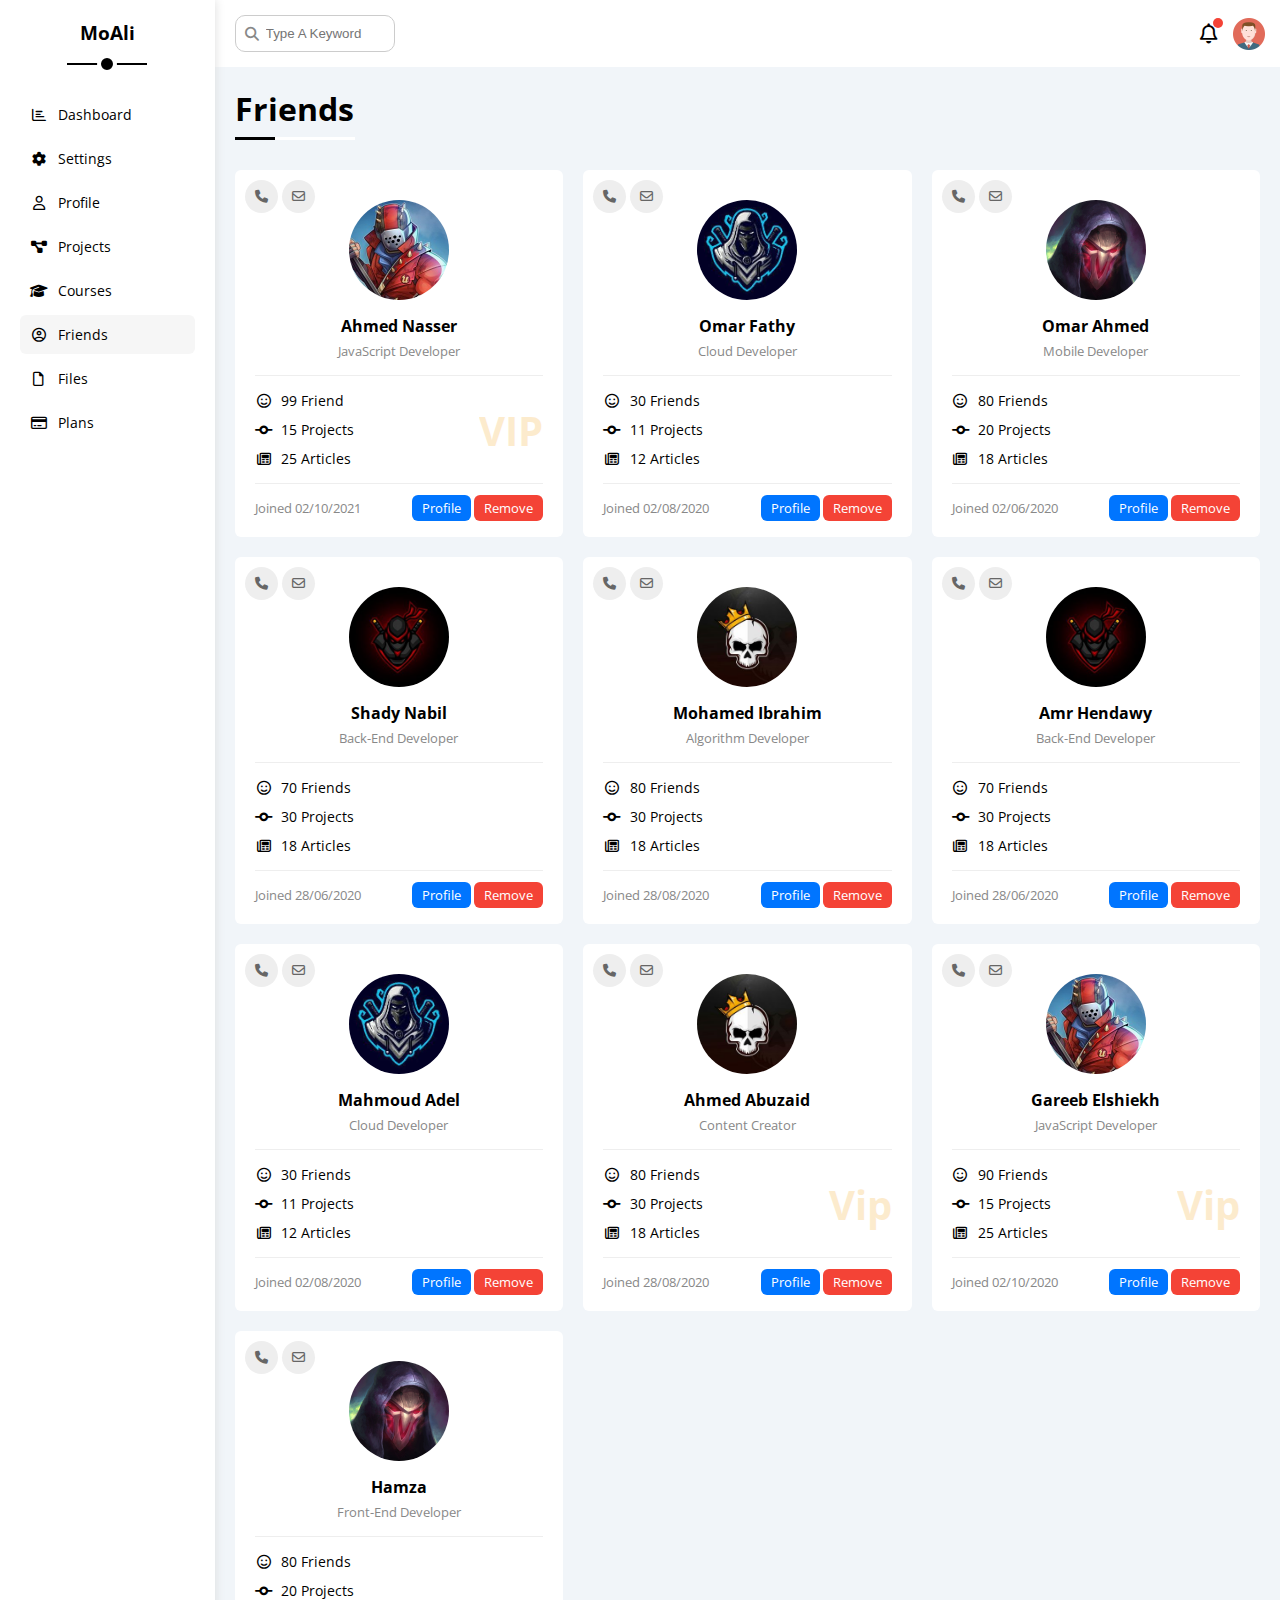
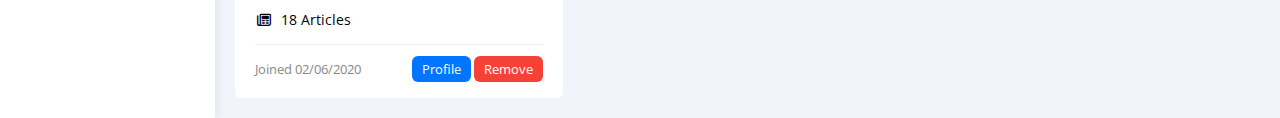
<file: friends.html>
<!DOCTYPE html>
<html lang="en">
<head>
  <meta charset="UTF-8">
  <meta http-equiv="X-UA-Compatible" content="IE=edge">
  <meta name="viewport" content="width=device-width, initial-scale=1.0">
  <link rel="stylesheet" href="css/all.min.css">
  <link rel="stylesheet" href="css/framework.css">
  <link rel="stylesheet" href="css/master.css">
  <link rel="preconnect" href="https://fonts.googleapis.com" />
  <link rel="preconnect" href="https://fonts.gstatic.com" crossorigin />
  <link href="https://fonts.googleapis.com/css2?family=Open+Sans:wght@300;500&display=swap" rel="stylesheet" />
  <title>Friends</title>
</head>
<body>
  <div class="page d-flex">
    <div class="sidebar p-20 bg-white p-relative">
      <h3 class="p-relative txt-c mt-0">MoAli</h3>
      <ul>
        <li>
          <a class="d-flex fs-14 align-center p-10 c-black rad-6" href="index.html">
            <i class="fa-regular fa-chart-bar fa-fw"></i>
            <span>Dashboard</span>
          </a>
        </li>
        <li>
          <a class="d-flex fs-14 align-center p-10 c-black rad-6" href="settings.html">
            <i class="fa-solid fa-gear fa-fw"></i>
            <span>Settings</span>
          </a>
        </li>
        <li>
          <a class="d-flex fs-14 align-center p-10 c-black rad-6" href="profile.html">
            <i class="fa-regular fa-user fa-fw"></i>
            <span>Profile</span>
          </a>
        </li>
        <li>
          <a class="d-flex fs-14 align-center p-10 c-black rad-6" href="projects.html">
            <i class="fa-solid fa-diagram-project fa-fw"></i>
            <span>Projects</span>
          </a>
        </li>
        <li>
          <a class="d-flex fs-14 align-center p-10 c-black rad-6" href="courses.html">
            <i class="fa-solid fa-graduation-cap fa-fw"></i>
            <span>Courses</span>
          </a>
        </li>
        <li>
          <a class="active d-flex fs-14 align-center p-10 c-black rad-6" href="friends.html">
            <i class="fa-regular fa-circle-user fa-fw"></i>
            <span>Friends</span>
          </a>
        </li>
        <li>
          <a class="d-flex fs-14 align-center p-10 c-black rad-6" href="files.html">
            <i class="fa-regular fa-file fa-fw"></i>
            <span>Files</span>
          </a>
        </li>
        <li>
          <a class="d-flex fs-14 align-center p-10 c-black rad-6" href="plans.html">
            <i class="fa-regular fa-credit-card fa-fw"></i>
            <span>Plans</span>
          </a>
        </li>
      </ul>
    </div>
    <div class="content w-full">
      <!-- Start Head -->
      <div class="head p-15 bg-white between-flex">
        <div class="search p-relative">
          <input class="p-10" type="search" placeholder="Type A Keyword">
        </div>
        <div class="icons d-flex align-center">
          <span class="notification p-relative">
            <i class="fa-regular fa-bell fa-lg"></i>
          </span>
          <img src="images/avatar.png" alt="">
        </div>
      </div>
      <!-- End Head -->
      <h1 class="p-relative">Friends</h1>
      <div class="friends-page d-grid gap-20 m-20">
        <div class="friend p-relative p-20 bg-white rad-6">
          <div class="contact">
            <i class="fa-solid fa-phone"></i>
            <i class="fa-regular fa-envelope"></i>
          </div>
          <div class="txt-c">
            <img src="images/friend-01.jpg" class="mt-10 mb-10 rad-half w-100 h-100" alt="">
            <h4 class="m-0">Ahmed Nasser</h4>
            <p class="c-grey fs-13 mt-5 mb-0">JavaScript Developer</p>
          </div>
          <div class="icons p-relative fs-14">
            <div class="mb-10">
              <i class="fa-regular fa-face-smile fa-fw"></i>
              <span>99 Friend</span>
            </div>
            <div class="mb-10">
              <i class="fa-solid fa-code-commit fa-fw"></i>
              <span>15 Projects</span>
            </div>
            <div>
              <i class="fa-regular fa-newspaper fa-fw"></i>
              <span>25 Articles</span>
            </div>
            <span class="vip c-orange fw-bold">VIP</span>
          </div>
          <div class="info between-flex fs-13">
            <span class="c-grey">Joined 02/10/2021</span>
            <div>
              <a class="btn-shape bg-blue c-white" href="profile.html">Profile</a>
              <a class="btn-shape bg-red c-white" href="">Remove</a>
            </div>
          </div>
        </div>
        <div class="friend bg-white rad-6 p-20 p-relative">
          <div class="contact">
            <i class="fa-solid fa-phone"></i>
            <i class="fa-regular fa-envelope"></i>
          </div>
          <div class="txt-c">
            <img class="rad-half mt-10 mb-10 w-100 h-100" src="images/friend-02.jpg" alt="">
            <h4 class="m-0">Omar Fathy</h4>
            <p class="c-grey fs-13 mt-5 mb-0">Cloud Developer</p>
          </div>
          <div class="icons fs-14 p-relative">
            <div class="mb-10">
              <i class="fa-regular fa-face-smile fa-fw"></i>
              <span>30 Friends</span>
            </div>
            <div class="mb-10">
              <i class="fa-solid fa-code-commit fa-fw"></i>
              <span>11 Projects</span>
            </div>
            <div>
              <i class="fa-regular fa-newspaper fa-fw"></i>
              <span>12 Articles</span>
            </div>
          </div>
          <div class="info between-flex fs-13">
            <span class="c-grey">Joined 02/08/2020</span>
            <div>
              <a class="bg-blue c-white btn-shape" href="profile.html">Profile</a>
              <a class="bg-red c-white btn-shape" href="">Remove</a>
            </div>
          </div>
        </div>
        <div class="friend bg-white rad-6 p-20 p-relative">
          <div class="contact">
            <i class="fa-solid fa-phone"></i>
            <i class="fa-regular fa-envelope"></i>
          </div>
          <div class="txt-c">
            <img class="rad-half mt-10 mb-10 w-100 h-100" src="images/friend-03.jpg" alt="">
            <h4 class="m-0">Omar Ahmed</h4>
            <p class="c-grey fs-13 mt-5 mb-0">Mobile Developer</p>
          </div>
          <div class="icons fs-14 p-relative">
            <div class="mb-10">
              <i class="fa-regular fa-face-smile fa-fw"></i>
              <span>80 Friends</span>
            </div>
            <div class="mb-10">
              <i class="fa-solid fa-code-commit fa-fw"></i>
              <span>20 Projects</span>
            </div>
            <div>
              <i class="fa-regular fa-newspaper fa-fw"></i>
              <span>18 Articles</span>
            </div>
          </div>
          <div class="info between-flex fs-13">
            <span class="c-grey">Joined 02/06/2020</span>
            <div>
              <a class="bg-blue c-white btn-shape" href="profile.html">Profile</a>
              <a class="bg-red c-white btn-shape" href="">Remove</a>
            </div>
          </div>
        </div>
        <div class="friend bg-white rad-6 p-20 p-relative">
          <div class="contact">
            <i class="fa-solid fa-phone"></i>
            <i class="fa-regular fa-envelope"></i>
          </div>
          <div class="txt-c">
            <img class="rad-half mt-10 mb-10 w-100 h-100" src="images/friend-04.jpg" alt="">
            <h4 class="m-0">Shady Nabil</h4>
            <p class="c-grey fs-13 mt-5 mb-0">Back-End Developer</p>
          </div>
          <div class="icons fs-14 p-relative">
            <div class="mb-10">
              <i class="fa-regular fa-face-smile fa-fw"></i>
              <span>70 Friends</span>
            </div>
            <div class="mb-10">
              <i class="fa-solid fa-code-commit fa-fw"></i>
              <span>30 Projects</span>
            </div>
            <div>
              <i class="fa-regular fa-newspaper fa-fw"></i>
              <span>18 Articles</span>
            </div>
          </div>
          <div class="info between-flex fs-13">
            <span class="c-grey">Joined 28/06/2020</span>
            <div>
              <a class="bg-blue c-white btn-shape" href="profile.html">Profile</a>
              <a class="bg-red c-white btn-shape" href="">Remove</a>
            </div>
          </div>
        </div>
        <div class="friend bg-white rad-6 p-20 p-relative">
          <div class="contact">
            <i class="fa-solid fa-phone"></i>
            <i class="fa-regular fa-envelope"></i>
          </div>
          <div class="txt-c">
            <img class="rad-half mt-10 mb-10 w-100 h-100" src="images/friend-05.jpg" alt="">
            <h4 class="m-0">Mohamed Ibrahim</h4>
            <p class="c-grey fs-13 mt-5 mb-0">Algorithm Developer</p>
          </div>
          <div class="icons fs-14 p-relative">
            <div class="mb-10">
              <i class="fa-regular fa-face-smile fa-fw"></i>
              <span>80 Friends</span>
            </div>
            <div class="mb-10">
              <i class="fa-solid fa-code-commit fa-fw"></i>
              <span>30 Projects</span>
            </div>
            <div>
              <i class="fa-regular fa-newspaper fa-fw"></i>
              <span>18 Articles</span>
            </div>
          </div>
          <div class="info between-flex fs-13">
            <span class="c-grey">Joined 28/08/2020</span>
            <div>
              <a class="bg-blue c-white btn-shape" href="profile.html">Profile</a>
              <a class="bg-red c-white btn-shape" href="">Remove</a>
            </div>
          </div>
        </div>
        <div class="friend bg-white rad-6 p-20 p-relative">
          <div class="contact">
            <i class="fa-solid fa-phone"></i>
            <i class="fa-regular fa-envelope"></i>
          </div>
          <div class="txt-c">
            <img class="rad-half mt-10 mb-10 w-100 h-100" src="images/friend-04.jpg" alt="">
            <h4 class="m-0">Amr Hendawy</h4>
            <p class="c-grey fs-13 mt-5 mb-0">Back-End Developer</p>
          </div>
          <div class="icons fs-14 p-relative">
            <div class="mb-10">
              <i class="fa-regular fa-face-smile fa-fw"></i>
              <span>70 Friends</span>
            </div>
            <div class="mb-10">
              <i class="fa-solid fa-code-commit fa-fw"></i>
              <span>30 Projects</span>
            </div>
            <div>
              <i class="fa-regular fa-newspaper fa-fw"></i>
              <span>18 Articles</span>
            </div>
          </div>
          <div class="info between-flex fs-13">
            <span class="c-grey">Joined 28/06/2020</span>
            <div>
              <a class="bg-blue c-white btn-shape" href="profile.html">Profile</a>
              <a class="bg-red c-white btn-shape" href="">Remove</a>
            </div>
          </div>
        </div>
        <div class="friend bg-white rad-6 p-20 p-relative">
          <div class="contact">
            <i class="fa-solid fa-phone"></i>
            <i class="fa-regular fa-envelope"></i>
          </div>
          <div class="txt-c">
            <img class="rad-half mt-10 mb-10 w-100 h-100" src="images/friend-02.jpg" alt="">
            <h4 class="m-0">Mahmoud Adel</h4>
            <p class="c-grey fs-13 mt-5 mb-0">Cloud Developer</p>
          </div>
          <div class="icons fs-14 p-relative">
            <div class="mb-10">
              <i class="fa-regular fa-face-smile fa-fw"></i>
              <span>30 Friends</span>
            </div>
            <div class="mb-10">
              <i class="fa-solid fa-code-commit fa-fw"></i>
              <span>11 Projects</span>
            </div>
            <div>
              <i class="fa-regular fa-newspaper fa-fw"></i>
              <span>12 Articles</span>
            </div>
          </div>
          <div class="info between-flex fs-13">
            <span class="c-grey">Joined 02/08/2020</span>
            <div>
              <a class="bg-blue c-white btn-shape" href="profile.html">Profile</a>
              <a class="bg-red c-white btn-shape" href="">Remove</a>
            </div>
          </div>
        </div>
        <div class="friend bg-white rad-6 p-20 p-relative">
          <div class="contact">
            <i class="fa-solid fa-phone"></i>
            <i class="fa-regular fa-envelope"></i>
          </div>
          <div class="txt-c">
            <img class="rad-half mt-10 mb-10 w-100 h-100" src="images/friend-05.jpg" alt="">
            <h4 class="m-0">Ahmed Abuzaid</h4>
            <p class="c-grey fs-13 mt-5 mb-0">Content Creator</p>
          </div>
          <div class="icons fs-14 p-relative">
            <div class="mb-10">
              <i class="fa-regular fa-face-smile fa-fw"></i>
              <span>80 Friends</span>
            </div>
            <div class="mb-10">
              <i class="fa-solid fa-code-commit fa-fw"></i>
              <span>30 Projects</span>
            </div>
            <div>
              <i class="fa-regular fa-newspaper fa-fw"></i>
              <span>18 Articles</span>
            </div>
            <span class="vip fw-bold c-orange">Vip</span>
          </div>
          <div class="info between-flex fs-13">
            <span class="c-grey">Joined 28/08/2020</span>
            <div>
              <a class="bg-blue c-white btn-shape" href="profile.html">Profile</a>
              <a class="bg-red c-white btn-shape" href="">Remove</a>
            </div>
          </div>
        </div>
        <div class="friend bg-white rad-6 p-20 p-relative">
          <div class="contact">
            <i class="fa-solid fa-phone"></i>
            <i class="fa-regular fa-envelope"></i>
          </div>
          <div class="txt-c">
            <img class="rad-half mt-10 mb-10 w-100 h-100" src="images/friend-01.jpg" alt="">
            <h4 class="m-0">Gareeb Elshiekh</h4>
            <p class="c-grey fs-13 mt-5 mb-0">JavaScript Developer</p>
          </div>
          <div class="icons fs-14 p-relative">
            <div class="mb-10">
              <i class="fa-regular fa-face-smile fa-fw"></i>
              <span>90 Friends</span>
            </div>
            <div class="mb-10">
              <i class="fa-solid fa-code-commit fa-fw"></i>
              <span>15 Projects</span>
            </div>
            <div>
              <i class="fa-regular fa-newspaper fa-fw"></i>
              <span>25 Articles</span>
            </div>
            <span class="vip fw-bold c-orange">Vip</span>
          </div>
          <div class="info between-flex fs-13">
            <span class="c-grey">Joined 02/10/2020</span>
            <div>
              <a class="bg-blue c-white btn-shape" href="profile.html">Profile</a>
              <a class="bg-red c-white btn-shape" href="">Remove</a>
            </div>
          </div>
        </div>
        <div class="friend bg-white rad-6 p-20 p-relative">
          <div class="contact">
            <i class="fa-solid fa-phone"></i>
            <i class="fa-regular fa-envelope"></i>
          </div>
          <div class="txt-c">
            <img class="rad-half mt-10 mb-10 w-100 h-100" src="images/friend-03.jpg" alt="">
            <h4 class="m-0">Hamza</h4>
            <p class="c-grey fs-13 mt-5 mb-0">Front-End Developer</p>
          </div>
          <div class="icons fs-14 p-relative">
            <div class="mb-10">
              <i class="fa-regular fa-face-smile fa-fw"></i>
              <span>80 Friends</span>
            </div>
            <div class="mb-10">
              <i class="fa-solid fa-code-commit fa-fw"></i>
              <span>20 Projects</span>
            </div>
            <div>
              <i class="fa-regular fa-newspaper fa-fw"></i>
              <span>18 Articles</span>
            </div>
          </div>
          <div class="info between-flex fs-13">
            <span class="c-grey">Joined 02/06/2020</span>
            <div>
              <a class="bg-blue c-white btn-shape" href="profile.html">Profile</a>
              <a class="bg-red c-white btn-shape" href="">Remove</a>
            </div>
          </div>
        </div>
      </div>
    </div>
  </div>
</body>
</html>
</file>
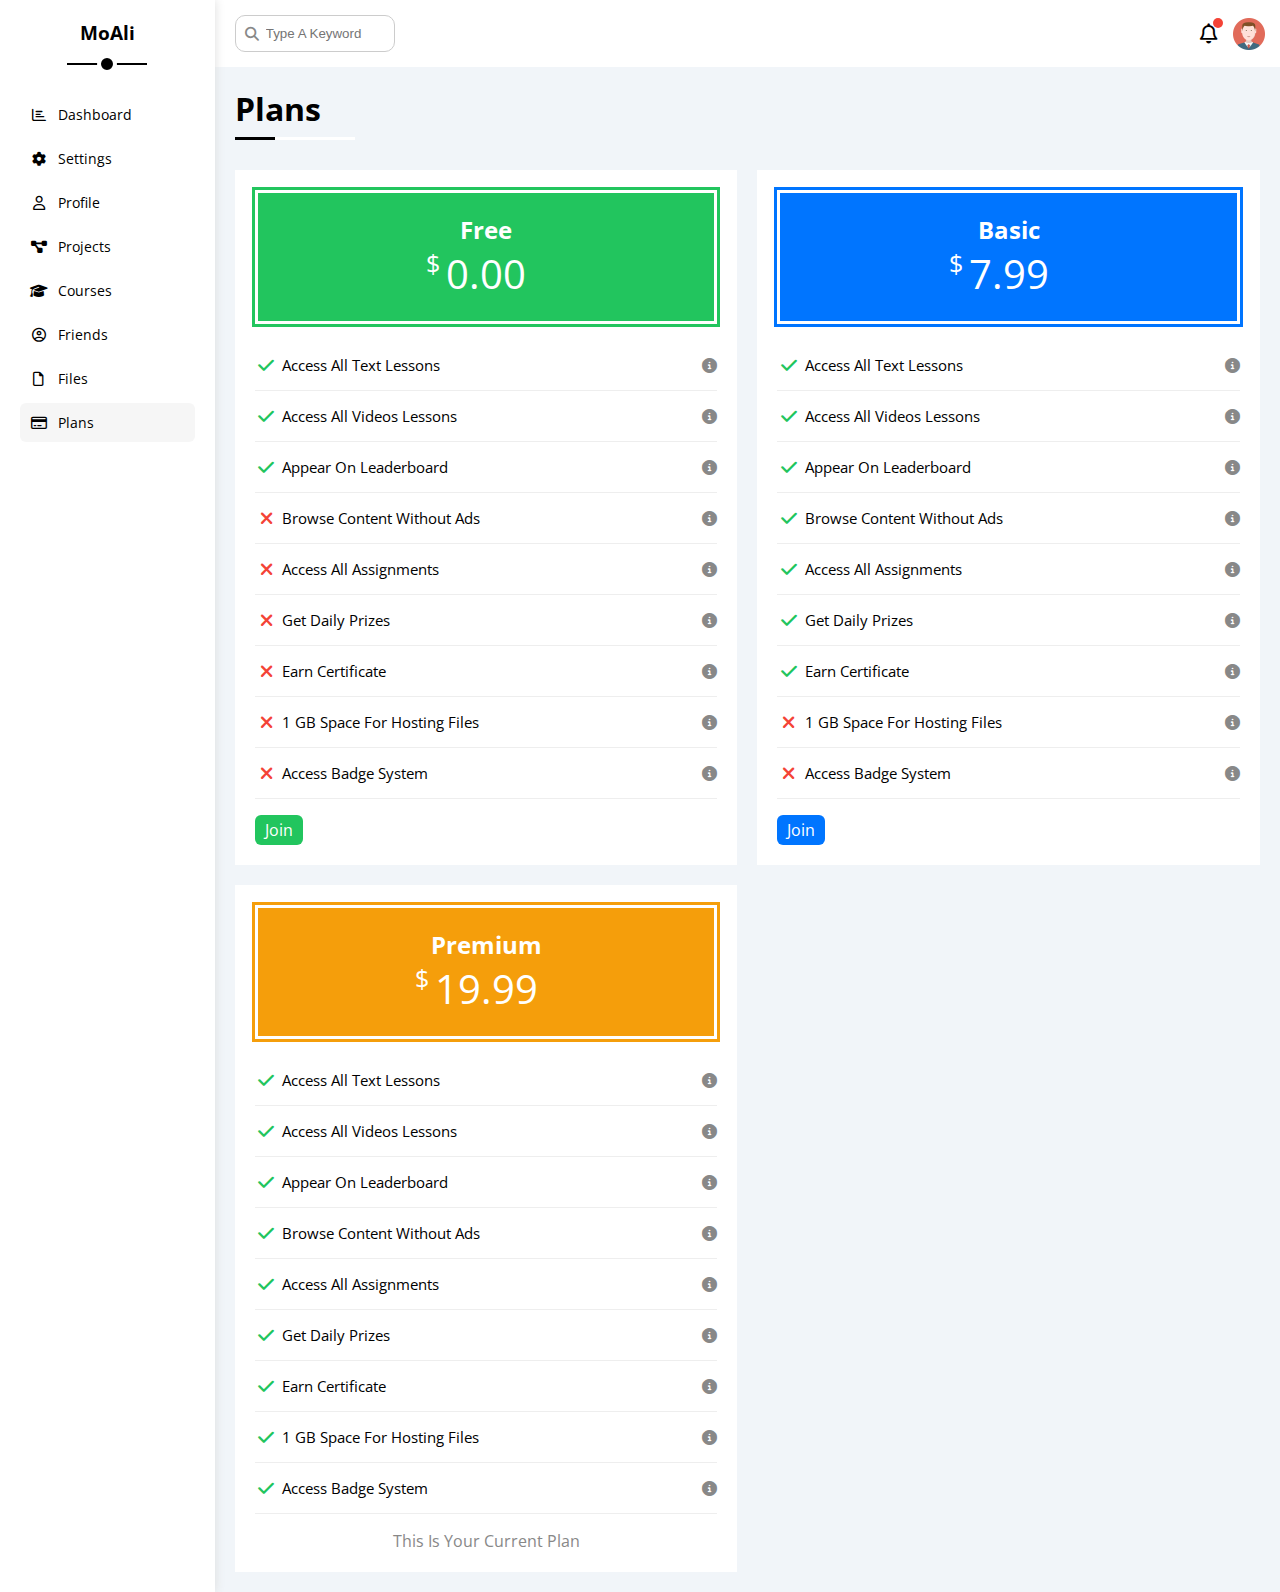
<file: plans.html>
<!DOCTYPE html>
<html lang="en">
<head>
  <meta charset="UTF-8">
  <meta http-equiv="X-UA-Compatible" content="IE=edge">
  <meta name="viewport" content="width=device-width, initial-scale=1.0">
  <link rel="stylesheet" href="css/all.min.css">
  <link rel="stylesheet" href="css/framework.css">
  <link rel="stylesheet" href="css/master.css">
  <link rel="preconnect" href="https://fonts.googleapis.com" />
  <link rel="preconnect" href="https://fonts.gstatic.com" crossorigin />
  <link href="https://fonts.googleapis.com/css2?family=Open+Sans:wght@300;500&display=swap" rel="stylesheet" />
  <title>Plans</title>
</head>
<body>
  <div class="page d-flex">
    <div class="sidebar p-20 bg-white p-relative">
      <h3 class="p-relative txt-c mt-0">MoAli</h3>
      <ul>
        <li>
          <a class="d-flex fs-14 align-center p-10 c-black rad-6" href="index.html">
            <i class="fa-regular fa-chart-bar fa-fw"></i>
            <span>Dashboard</span>
          </a>
        </li>
        <li>
          <a class="d-flex fs-14 align-center p-10 c-black rad-6" href="settings.html">
            <i class="fa-solid fa-gear fa-fw"></i>
            <span>Settings</span>
          </a>
        </li>
        <li>
          <a class="d-flex fs-14 align-center p-10 c-black rad-6" href="profile.html">
            <i class="fa-regular fa-user fa-fw"></i>
            <span>Profile</span>
          </a>
        </li>
        <li>
          <a class="d-flex fs-14 align-center p-10 c-black rad-6" href="projects.html">
            <i class="fa-solid fa-diagram-project fa-fw"></i>
            <span>Projects</span>
          </a>
        </li>
        <li>
          <a class="d-flex fs-14 align-center p-10 c-black rad-6" href="courses.html">
            <i class="fa-solid fa-graduation-cap fa-fw"></i>
            <span>Courses</span>
          </a>
        </li>
        <li>
          <a class="d-flex fs-14 align-center p-10 c-black rad-6" href="friends.html">
            <i class="fa-regular fa-circle-user fa-fw"></i>
            <span>Friends</span>
          </a>
        </li>
        <li>
          <a class="d-flex fs-14 align-center p-10 c-black rad-6" href="files.html">
            <i class="fa-regular fa-file fa-fw"></i>
            <span>Files</span>
          </a>
        </li>
        <li>
          <a class="active d-flex fs-14 align-center p-10 c-black rad-6" href="plans.html">
            <i class="fa-regular fa-credit-card fa-fw"></i>
            <span>Plans</span>
          </a>
        </li>
      </ul>
    </div>
    <div class="content w-full">
      <!-- Start Head -->
      <div class="head p-15 bg-white between-flex">
        <div class="search p-relative">
          <input class="p-10" type="search" placeholder="Type A Keyword">
        </div>
        <div class="icons d-flex align-center">
          <span class="notification p-relative">
            <i class="fa-regular fa-bell fa-lg"></i>
          </span>
          <img src="images/avatar.png" alt="">
        </div>
      </div>
      <!-- End Head -->
      <h1 class="p-relative">Plans</h1>
      <div class="plans-page d-grid gap-20 m-20">
        <div class="plan green bg-white p-20">
          <div class="top bg-green txt-c p-20">
            <h2 class="m-0 c-white">Free</h2>
            <div class="price c-white">
              <span>$</span>
              0.00
            </div>
          </div>
          <ul>
            <li>
              <i class="fa-solid fa-check fa-fw yes"></i>
              <span>Access All Text Lessons</span>
              <i class="fa-solid fa-circle-info help"></i>
            </li>
            <li>
              <i class="fa-solid fa-check fa-fw yes"></i>
              <span>Access All Videos Lessons</span>
              <i class="fa-solid fa-circle-info help"></i>
            </li>
            <li>
              <i class="fa-solid fa-check fa-fw yes"></i>
              <span>Appear On Leaderboard</span>
              <i class="fa-solid fa-circle-info help"></i>
            </li>
            <li>
              <i class="fa-solid fa-xmark fa-fw"></i>
              <span>Browse Content Without Ads</span>
              <i class="fa-solid fa-circle-info help"></i>
            </li>
            <li>
              <i class="fa-solid fa-xmark fa-fw"></i>
              <span>Access All Assignments</span>
              <i class="fa-solid fa-circle-info help"></i>
            </li>
            <li>
              <i class="fa-solid fa-xmark fa-fw"></i>
              <span>Get Daily Prizes</span>
              <i class="fa-solid fa-circle-info help"></i>
            </li>
            <li>
              <i class="fa-solid fa-xmark fa-fw"></i>
              <span>Earn Certificate</span>
              <i class="fa-solid fa-circle-info help"></i>
            </li>
            <li>
              <i class="fa-solid fa-xmark fa-fw"></i>
              <span>1 GB Space For Hosting Files</span>
              <i class="fa-solid fa-circle-info help"></i>
            </li>
            <li>
              <i class="fa-solid fa-xmark fa-fw"></i>
              <span>Access Badge System</span>
              <i class="fa-solid fa-circle-info help"></i>
            </li>
          </ul>
          <a class="bg-green c-white btn-shape d-block w-fit" href="">Join</a>
        </div>
        <div class="plan blue bg-white p-20">
          <div class="top bg-blue txt-c p-20">
            <h2 class="m-0 c-white">Basic</h2>
            <div class="price c-white">
              <span>$</span>
              7.99
            </div>
          </div>
          <ul>
            <li>
              <i class="fa-solid fa-check fa-fw yes"></i>
              <span>Access All Text Lessons</span>
              <i class="fa-solid fa-circle-info help"></i>
            </li>
            <li>
              <i class="fa-solid fa-check fa-fw yes"></i>
              <span>Access All Videos Lessons</span>
              <i class="fa-solid fa-circle-info help"></i>
            </li>
            <li>
              <i class="fa-solid fa-check fa-fw yes"></i>
              <span>Appear On Leaderboard</span>
              <i class="fa-solid fa-circle-info help"></i>
            </li>
            <li>
              <i class="fa-solid fa-check fa-fw yes"></i>
              <span>Browse Content Without Ads</span>
              <i class="fa-solid fa-circle-info help"></i>
            </li>
            <li>
              <i class="fa-solid fa-check fa-fw yes"></i>
              <span>Access All Assignments</span>
              <i class="fa-solid fa-circle-info help"></i>
            </li>
            <li>
              <i class="fa-solid fa-check fa-fw yes"></i>
              <span>Get Daily Prizes</span>
              <i class="fa-solid fa-circle-info help"></i>
            </li>
            <li>
              <i class="fa-solid fa-check fa-fw yes"></i>
              <span>Earn Certificate</span>
              <i class="fa-solid fa-circle-info help"></i>
            </li>
            <li>
              <i class="fa-solid fa-xmark fa-fw"></i>
              <span>1 GB Space For Hosting Files</span>
              <i class="fa-solid fa-circle-info help"></i>
            </li>
            <li>
              <i class="fa-solid fa-xmark fa-fw"></i>
              <span>Access Badge System</span>
              <i class="fa-solid fa-circle-info help"></i>
            </li>
          </ul>
          <a class="bg-blue c-white btn-shape d-block w-fit" href="">Join</a>
        </div>
        <div class="plan orange bg-white p-20">
          <div class="top bg-orange txt-c p-20">
            <h2 class="m-0 c-white">Premium</h2>
            <div class="price c-white">
              <span>$</span>
              19.99
            </div>
          </div>
          <ul>
            <li>
              <i class="fa-solid fa-check fa-fw yes"></i>
              <span>Access All Text Lessons</span>
              <i class="fa-solid fa-circle-info help"></i>
            </li>
            <li>
              <i class="fa-solid fa-check fa-fw yes"></i>
              <span>Access All Videos Lessons</span>
              <i class="fa-solid fa-circle-info help"></i>
            </li>
            <li>
              <i class="fa-solid fa-check fa-fw yes"></i>
              <span>Appear On Leaderboard</span>
              <i class="fa-solid fa-circle-info help"></i>
            </li>
            <li>
              <i class="fa-solid fa-check fa-fw yes"></i>
              <span>Browse Content Without Ads</span>
              <i class="fa-solid fa-circle-info help"></i>
            </li>
            <li>
              <i class="fa-solid fa-check fa-fw yes"></i>
              <span>Access All Assignments</span>
              <i class="fa-solid fa-circle-info help"></i>
            </li>
            <li>
              <i class="fa-solid fa-check fa-fw yes"></i>
              <span>Get Daily Prizes</span>
              <i class="fa-solid fa-circle-info help"></i>
            </li>
            <li>
              <i class="fa-solid fa-check fa-fw yes"></i>
              <span>Earn Certificate</span>
              <i class="fa-solid fa-circle-info help"></i>
            </li>
            <li>
              <i class="fa-solid fa-check fa-fw yes"></i>
              <span>1 GB Space For Hosting Files</span>
              <i class="fa-solid fa-circle-info help"></i>
            </li>
            <li>
              <i class="fa-solid fa-check fa-fw yes"></i>
              <span>Access Badge System</span>
              <i class="fa-solid fa-circle-info help"></i>
            </li>
          </ul>
          <p class="m-0 c-grey txt-c">This Is Your Current Plan</p>
        </div>
      </div>
      
    </div>
  </div>
</body>
</html>
</file>
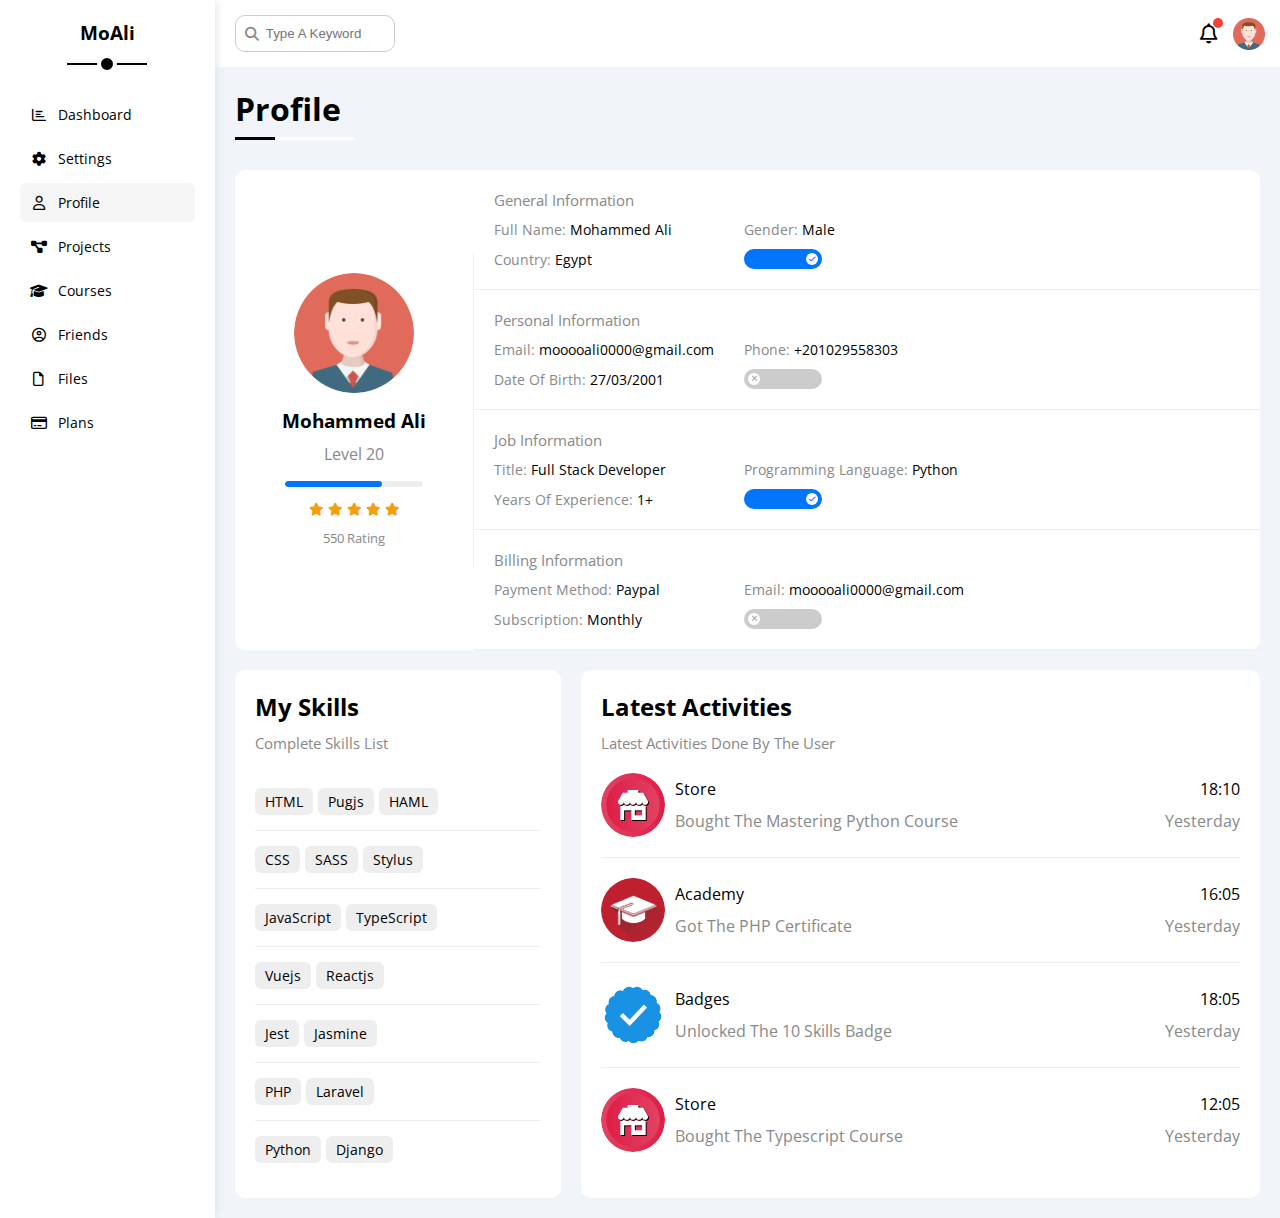
<file: profile.html>
<!DOCTYPE html>
<html lang="en">
<head>
  <meta charset="UTF-8">
  <meta http-equiv="X-UA-Compatible" content="IE=edge">
  <meta name="viewport" content="width=device-width, initial-scale=1.0">
  <link rel="stylesheet" href="css/all.min.css">
  <link rel="stylesheet" href="css/framework.css">
  <link rel="stylesheet" href="css/master.css">
  <link rel="preconnect" href="https://fonts.googleapis.com" />
  <link rel="preconnect" href="https://fonts.gstatic.com" crossorigin />
  <link href="https://fonts.googleapis.com/css2?family=Open+Sans:wght@300;500&display=swap" rel="stylesheet" />
  <title>Profile</title>
</head>
<body>
  <div class="page d-flex">
    <div class="sidebar p-20 bg-white p-relative">
      <h3 class="p-relative txt-c mt-0">MoAli</h3>
      <ul>
        <li>
          <a class="d-flex fs-14 align-center p-10 c-black rad-6" href="index.html">
            <i class="fa-regular fa-chart-bar fa-fw"></i>
            <span>Dashboard</span>
          </a>
        </li>
        <li>
          <a class="d-flex fs-14 align-center p-10 c-black rad-6" href="settings.html">
            <i class="fa-solid fa-gear fa-fw"></i>
            <span>Settings</span>
          </a>
        </li>
        <li>
          <a class="active d-flex fs-14 align-center p-10 c-black rad-6" href="profile.html">
            <i class="fa-regular fa-user fa-fw"></i>
            <span>Profile</span>
          </a>
        </li>
        <li>
          <a class="d-flex fs-14 align-center p-10 c-black rad-6" href="projects.html">
            <i class="fa-solid fa-diagram-project fa-fw"></i>
            <span>Projects</span>
          </a>
        </li>
        <li>
          <a class="d-flex fs-14 align-center p-10 c-black rad-6" href="courses.html">
            <i class="fa-solid fa-graduation-cap fa-fw"></i>
            <span>Courses</span>
          </a>
        </li>
        <li>
          <a class="d-flex fs-14 align-center p-10 c-black rad-6" href="friends.html">
            <i class="fa-regular fa-circle-user fa-fw"></i>
            <span>Friends</span>
          </a>
        </li>
        <li>
          <a class="d-flex fs-14 align-center p-10 c-black rad-6" href="files.html">
            <i class="fa-regular fa-file fa-fw"></i>
            <span>Files</span>
          </a>
        </li>
        <li>
          <a class="d-flex fs-14 align-center p-10 c-black rad-6" href="plans.html">
            <i class="fa-regular fa-credit-card fa-fw"></i>
            <span>Plans</span>
          </a>
        </li>
      </ul>
    </div>
    <div class="content w-full">
      <!-- Start Head -->
      <div class="head p-15 bg-white between-flex">
        <div class="search p-relative">
          <input class="p-10" type="search" placeholder="Type A Keyword">
        </div>
        <div class="icons d-flex align-center">
          <span class="notification p-relative">
            <i class="fa-regular fa-bell fa-lg"></i>
          </span>
          <img src="images/avatar.png" alt="">
        </div>
      </div>
      <!-- End Head -->
      <h1 class="p-relative">Profile</h1>
      <div class="profile-page m-20">
        <!-- Start OverView -->
        <div class="overview d-flex align-center bg-white rad-10">
          <div class="avatar-box txt-c p-20">
            <img class="rad-half mb-10" src="images/avatar.png" alt="">
            <h3 class="m-0">Mohammed Ali</h3>
            <p class="c-grey mt-10">Level 20</p>
            <div class="level p-relative bg-eee rad-6">
              <span style="width: 70%;"></span>
            </div>
            <div class="rating mt-10 mb-10">
              <i class="fa-solid fa-star fs-13 c-orange"></i>
              <i class="fa-solid fa-star fs-13 c-orange"></i>
              <i class="fa-solid fa-star fs-13 c-orange"></i>
              <i class="fa-solid fa-star fs-13 c-orange"></i>
              <i class="fa-solid fa-star fs-13 c-orange"></i>             
            </div>
            <span class="d-block fs-13 c-grey">550 Rating</span>
          </div>
          <div class="info-box w-full txt-c-mobile">
            <!-- Start Information Row -->
            <div class="box d-flex align-center p-20">
              <h4 class="c-grey fs-15 w-full m-0">General Information</h4>
              <div class="fs-14">
                <span class="c-grey">Full Name:</span>
                <span>Mohammed Ali</span>
              </div>
              <div class="fs-14">
                <span class="c-grey">Gender:</span>
                <span>Male</span>
              </div>
              <div class="fs-14">
                <span class="c-grey">Country:</span>
                <span>Egypt</span>
              </div>
              <div>
                <label>
                  <input class="toggle-checkbox" type="checkbox" name="" id="" checked>
                  <div class="toggle-switch"></div>
                </label>
              </div>
            </div>
            <!-- End Information Row -->
            <!-- Start Information Row -->
            <div class="box d-flex align-center p-20">
              <h4 class="c-grey fs-15 w-full m-0">Personal Information</h4>
              <div class="fs-14">
                <span class="c-grey">Email:</span>
                <span>mooooali0000@gmail.com</span>
              </div>
              <div class="fs-14">
                <span class="c-grey">Phone:</span>
                <span>+201029558303</span>
              </div>
              <div class="fs-14">
                <span class="c-grey">Date Of Birth:</span>
                <span>27/03/2001</span>
              </div>
              <div>
                <label>
                  <input class="toggle-checkbox" type="checkbox" name="" id="">
                  <div class="toggle-switch"></div>
                </label>
              </div>
            </div>
            <!-- End Information Row -->
            <!-- Start Information Row -->
            <div class="box d-flex align-center p-20">
              <h4 class="c-grey fs-15 w-full m-0">Job Information</h4>
              <div class="fs-14">
                <span class="c-grey">Title:</span>
                <span>Full Stack Developer</span>
              </div>
              <div class="fs-14">
                <span class="c-grey">Programming Language:</span>
                <span>Python</span>
              </div>
              <div class="fs-14">
                <span class="c-grey">Years Of Experience:</span>
                <span>1+</span>
              </div>
              <div>
                <label>
                  <input class="toggle-checkbox" type="checkbox" name="" id="" checked>
                  <div class="toggle-switch"></div>
                </label>
              </div>
            </div>
            <!-- End Information Row -->
            <!-- Start Information Row -->
            <div class="box d-flex align-center p-20">
              <h4 class="c-grey fs-15 w-full m-0">Billing Information</h4>
              <div class="fs-14">
                <span class="c-grey">Payment Method:</span>
                <span>Paypal</span>
              </div>
              <div class="fs-14">
                <span class="c-grey">Email:</span>
                <span>mooooali0000@gmail.com</span>
              </div>
              <div class="fs-14">
                <span class="c-grey">Subscription:</span>
                <span>Monthly</span>
              </div>
              <div>
                <label>
                  <input class="toggle-checkbox" type="checkbox" name="" id="">
                  <div class="toggle-switch"></div>
                </label>
              </div>
            </div>
            <!-- End Information Row -->
          </div>
        </div>
        <!-- Start OverView -->
        <!-- Start Other Data -->
        <div class="other-data d-flex gap-20 mt-20">
          <!-- Start Skills -->
          <div class="skills-card p-20 rad-10 bg-white">
            <h2 class="mt-0 mb-10">My Skills</h2>
            <p class="mt-0 mb-20 c-grey fs-15">Complete Skills List</p>
            <ul class="m-0 txt-c-mobile">
              <li><span>HTML</span><span>Pugjs</span><span>HAML</span></li>
              <li><span>CSS</span><span>SASS</span><span>Stylus</span></li>
              <li><span>JavaScript</span><span>TypeScript</span></li>
              <li><span>Vuejs</span><span>Reactjs</span></li>
              <li><span>Jest</span><span>Jasmine</span></li>
              <li><span>PHP</span><span>Laravel</span></li>
              <li><span>Python</span><span>Django</span></li>
            </ul>
          </div>
          <!-- End Skills -->
          <!-- Start Activities -->
          <div class="activities p-20 rad-10 bg-white">
            <h2 class="mt-0 mb-10">Latest Activities</h2>
            <p class="mt-0 mb-20 c-grey fs-15">Latest Activities Done By The User</p>
            <div class="activity between-flex">
              <div class="info d-flex align-center">
                <img src="images/activity-01.png" alt="">
                <div>
                  <span class="d-block mb-10">Store</span>
                  <span class="c-grey">Bought The Mastering Python Course</span>
                </div>
              </div>
              <div class="date">
                <span class="d-block mb-10">18:10</span>
                <span class="c-grey">Yesterday</span>
              </div>
            </div>
            <div class="activity between-flex">
              <div class="info d-flex align-center">
                <img src="images/activity-02.png" alt="">
                <div>
                  <span class="d-block mb-10">Academy</span>
                  <span class="c-grey">Got The PHP Certificate</span>
                </div>
              </div>
              <div class="date">
                <span class="d-block mb-10">16:05</span>
                <span class="c-grey">Yesterday</span>
              </div>
            </div>
            <div class="activity between-flex">
              <div class="info d-flex align-center">
                <img src="images/activity-03.png" alt="">
                <div>
                  <span class="d-block mb-10">Badges</span>
                  <span class="c-grey">Unlocked The 10 Skills Badge</span>
                </div>
              </div>
              <div class="date">
                <span class="d-block mb-10">18:05</span>
                <span class="c-grey">Yesterday</span>
              </div>
            </div>
            <div class="activity between-flex">
              <div class="info d-flex align-center">
                <img src="images/activity-01.png" alt="">
                <div>
                  <span class="d-block mb-10">Store</span>
                  <span class="c-grey">Bought The Typescript Course</span>
                </div>
              </div>
              <div class="date">
                <span class="d-block mb-10">12:05</span>
                <span class="c-grey">Yesterday</span>
              </div>
            </div>
          </div>
          <!-- End Activities -->
        </div>
        <!-- End Other Data -->
      </div>

    </div>
  </div>
  
</body>
</html>
</file>
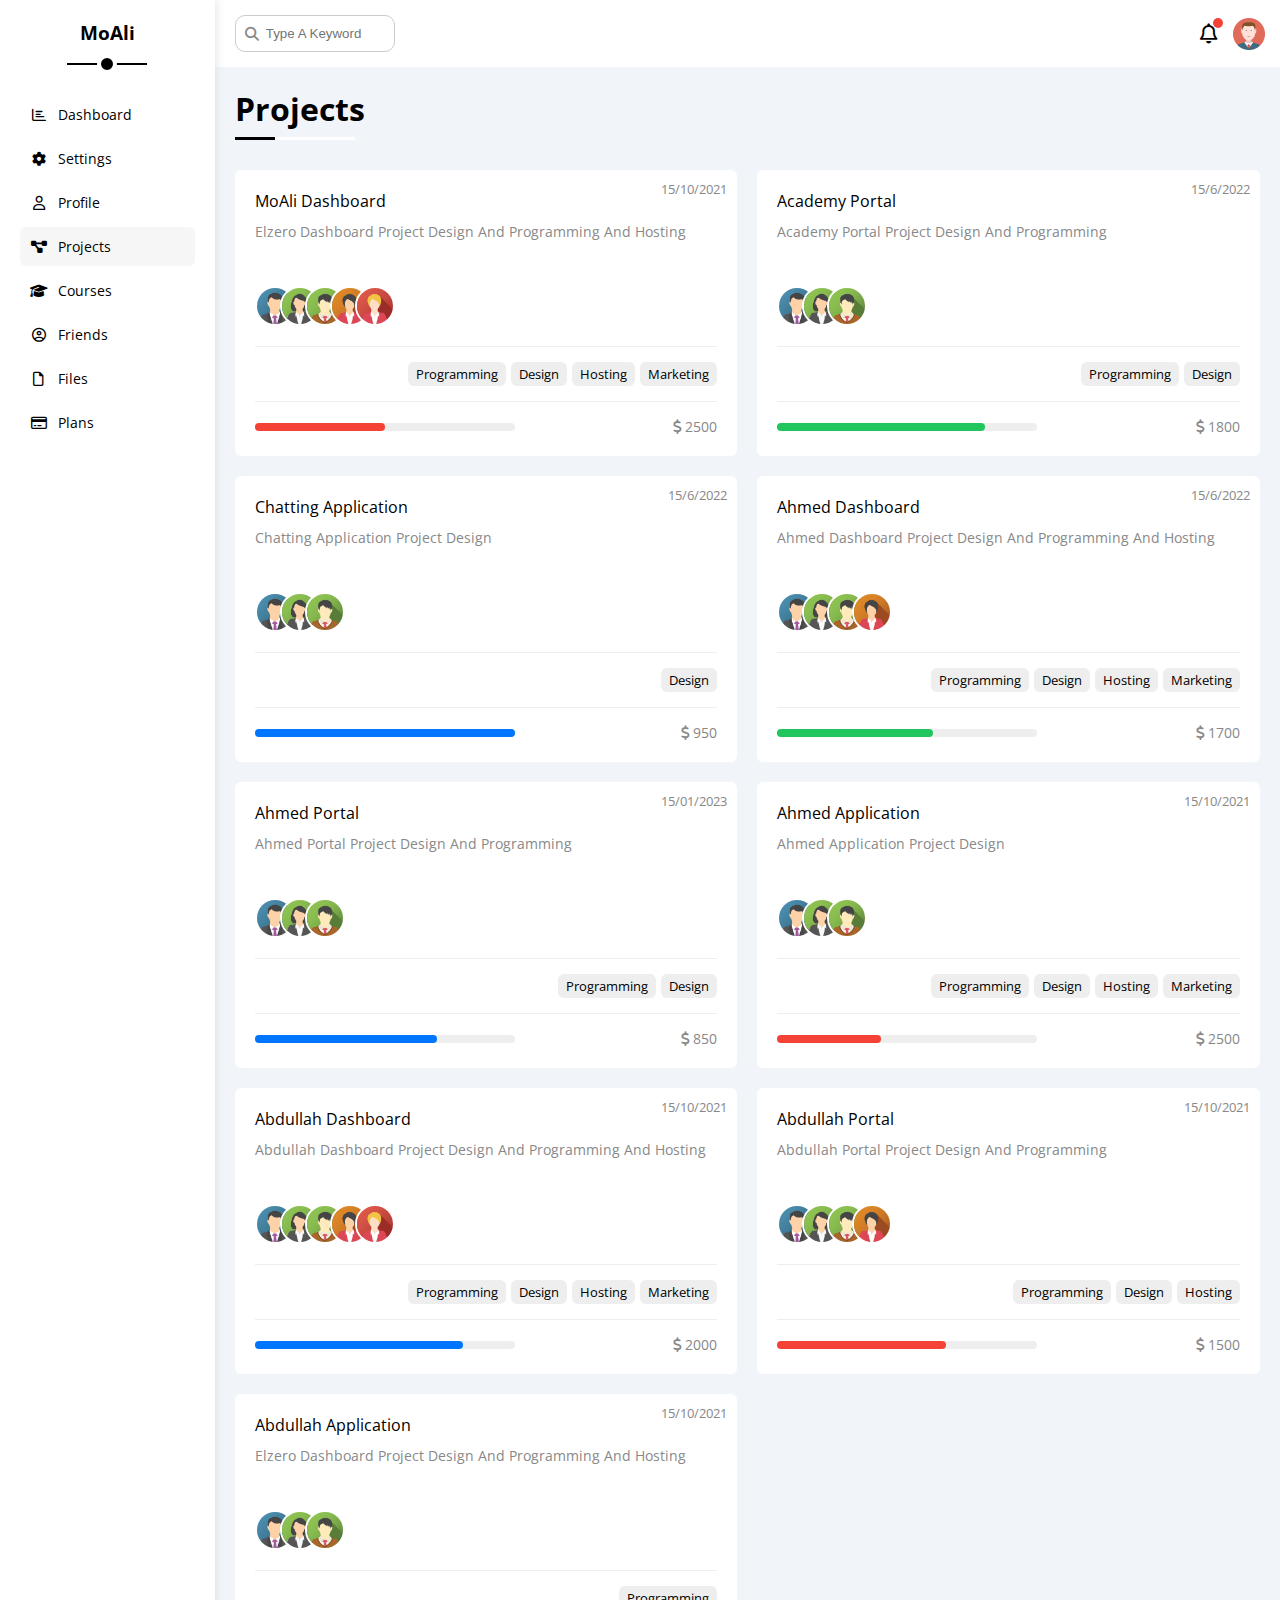
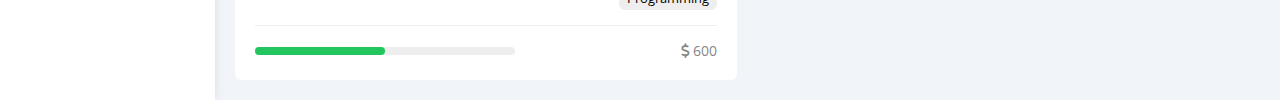
<file: projects.html>
<!DOCTYPE html>
<html lang="en">
<head>
  <meta charset="UTF-8">
  <meta http-equiv="X-UA-Compatible" content="IE=edge">
  <meta name="viewport" content="width=device-width, initial-scale=1.0">
  <link rel="stylesheet" href="css/all.min.css">
  <link rel="stylesheet" href="css/framework.css">
  <link rel="stylesheet" href="css/master.css">
  <link rel="preconnect" href="https://fonts.googleapis.com" />
  <link rel="preconnect" href="https://fonts.gstatic.com" crossorigin />
  <link href="https://fonts.googleapis.com/css2?family=Open+Sans:wght@300;500&display=swap" rel="stylesheet" />
  <title>Projects</title>
</head>
<body>
  <div class="page d-flex">
    <div class="sidebar p-20 bg-white p-relative">
      <h3 class="p-relative txt-c mt-0">MoAli</h3>
      <ul>
        <li>
          <a class="d-flex fs-14 align-center p-10 c-black rad-6" href="index.html">
            <i class="fa-regular fa-chart-bar fa-fw"></i>
            <span>Dashboard</span>
          </a>
        </li>
        <li>
          <a class="d-flex fs-14 align-center p-10 c-black rad-6" href="settings.html">
            <i class="fa-solid fa-gear fa-fw"></i>
            <span>Settings</span>
          </a>
        </li>
        <li>
          <a class="d-flex fs-14 align-center p-10 c-black rad-6" href="profile.html">
            <i class="fa-regular fa-user fa-fw"></i>
            <span>Profile</span>
          </a>
        </li>
        <li>
          <a class="active d-flex fs-14 align-center p-10 c-black rad-6" href="projects.html">
            <i class="fa-solid fa-diagram-project fa-fw"></i>
            <span>Projects</span>
          </a>
        </li>
        <li>
          <a class="d-flex fs-14 align-center p-10 c-black rad-6" href="courses.html">
            <i class="fa-solid fa-graduation-cap fa-fw"></i>
            <span>Courses</span>
          </a>
        </li>
        <li>
          <a class="d-flex fs-14 align-center p-10 c-black rad-6" href="friends.html">
            <i class="fa-regular fa-circle-user fa-fw"></i>
            <span>Friends</span>
          </a>
        </li>
        <li>
          <a class="d-flex fs-14 align-center p-10 c-black rad-6" href="files.html">
            <i class="fa-regular fa-file fa-fw"></i>
            <span>Files</span>
          </a>
        </li>
        <li>
          <a class="d-flex fs-14 align-center p-10 c-black rad-6" href="plans.html">
            <i class="fa-regular fa-credit-card fa-fw"></i>
            <span>Plans</span>
          </a>
        </li>
      </ul>
    </div>
    <div class="content w-full">
      <!-- Start Head -->
      <div class="head p-15 bg-white between-flex">
        <div class="search p-relative">
          <input class="p-10" type="search" placeholder="Type A Keyword">
        </div>
        <div class="icons d-flex align-center">
          <span class="notification p-relative">
            <i class="fa-regular fa-bell fa-lg"></i>
          </span>
          <img src="images/avatar.png" alt="">
        </div>
      </div>
      <!-- End Head -->
      <h1 class="p-relative">Projects</h1>
      <div class="projects-page d-grid gap-20 m-20">
        <div class="project p-relative p-20 bg-white rad-6">
          <span class="date fs-13 c-grey">15/10/2021</span>
          <h4 class="m-0">MoAli Dashboard</h4>
          <p class="mt-10 mb-10 c-grey fs-14">Elzero Dashboard Project Design And Programming And Hosting</p>
          <div class="team">
            <a href="#"><img src="images/team-01.png" alt=""></a>
            <a href="#"><img src="images/team-02.png" alt=""></a>
            <a href="#"><img src="images/team-03.png" alt=""></a>
            <a href="#"><img src="images/team-04.png" alt=""></a>
            <a href="#"><img src="images/team-05.png" alt=""></a>
          </div>
          <div class="do d-flex">
            <span class="bg-eee rad-6 fs-13">Programming</span>
            <span class="bg-eee rad-6 fs-13">Design</span>
            <span class="bg-eee rad-6 fs-13">Hosting</span>
            <span class="bg-eee rad-6 fs-13">Marketing</span>
          </div>
          <div class="info between-flex">
            <div class="prog bg-eee rad-6 p-relative">
              <span style="width: 50%;" class="bg-red rad-6"></span>
            </div>
            <div class="fs-14 c-grey">
              <i class="fa-solid fa-dollar-sign"></i>
              2500
            </div>
          </div>
        </div>
        <div class="project p-relative p-20 bg-white rad-6">
          <span class="date fs-13 c-grey">15/6/2022</span>
          <h4 class="m-0">Academy Portal</h4>
          <p class="mt-10 mb-10 c-grey fs-14">Academy Portal Project Design And Programming</p>
          <div class="team">
            <a href="#"><img src="images/team-01.png" alt=""></a>
            <a href="#"><img src="images/team-02.png" alt=""></a>
            <a href="#"><img src="images/team-03.png" alt=""></a>
          </div>
          <div class="do d-flex">
            <span class="bg-eee rad-6 fs-13">Programming</span>
            <span class="bg-eee rad-6 fs-13">Design</span>
          </div>
          <div class="info between-flex">
            <div class="prog bg-eee rad-6 p-relative">
              <span style="width: 80%;" class="bg-green rad-6"></span>
            </div>
            <div class="fs-14 c-grey">
              <i class="fa-solid fa-dollar-sign"></i>
              1800
            </div>
          </div>
        </div>
        <div class="project p-relative p-20 bg-white rad-6">
          <span class="date fs-13 c-grey">15/6/2022</span>
          <h4 class="m-0">Chatting Application</h4>
          <p class="mt-10 mb-10 c-grey fs-14">Chatting Application Project Design</p>
          <div class="team">
            <a href="#"><img src="images/team-01.png" alt=""></a>
            <a href="#"><img src="images/team-02.png" alt=""></a>
            <a href="#"><img src="images/team-03.png" alt=""></a>
          </div>
          <div class="do d-flex">
            <span class="bg-eee rad-6 fs-13">Design</span>
          </div>
          <div class="info between-flex">
            <div class="prog bg-eee rad-6 p-relative">
              <span style="width: 100%;" class="bg-blue rad-6"></span>
            </div>
            <div class="fs-14 c-grey">
              <i class="fa-solid fa-dollar-sign"></i>
              950
            </div>
          </div>
        </div>
        <div class="project p-relative p-20 bg-white rad-6">
          <span class="date fs-13 c-grey">15/6/2022</span>
          <h4 class="m-0">Ahmed Dashboard</h4>
          <p class="mt-10 mb-10 c-grey fs-14">Ahmed Dashboard Project Design And Programming And Hosting</p>
          <div class="team">
            <a href="#"><img src="images/team-01.png" alt=""></a>
            <a href="#"><img src="images/team-02.png" alt=""></a>
            <a href="#"><img src="images/team-03.png" alt=""></a>
            <a href="#"><img src="images/team-04.png" alt=""></a>
          </div>
          <div class="do d-flex">
            <span class="bg-eee rad-6 fs-13">Programming</span>
            <span class="bg-eee rad-6 fs-13">Design</span>
            <span class="bg-eee rad-6 fs-13">Hosting</span>
            <span class="bg-eee rad-6 fs-13">Marketing</span>
          </div>
          <div class="info between-flex">
            <div class="prog bg-eee rad-6 p-relative">
              <span style="width: 60%;" class="bg-green rad-6"></span>
            </div>
            <div class="fs-14 c-grey">
              <i class="fa-solid fa-dollar-sign"></i>
              1700
            </div>
          </div>
        </div>
        <div class="project p-relative p-20 bg-white rad-6">
          <span class="date fs-13 c-grey">15/01/2023</span>
          <h4 class="m-0">Ahmed Portal</h4>
          <p class="mt-10 mb-10 c-grey fs-14">Ahmed Portal Project Design And Programming</p>
          <div class="team">
            <a href="#"><img src="images/team-01.png" alt=""></a>
            <a href="#"><img src="images/team-02.png" alt=""></a>
            <a href="#"><img src="images/team-03.png" alt=""></a>
          </div>
          <div class="do d-flex">
            <span class="bg-eee rad-6 fs-13">Programming</span>
            <span class="bg-eee rad-6 fs-13">Design</span>
          </div>
          <div class="info between-flex">
            <div class="prog bg-eee rad-6 p-relative">
              <span style="width: 70%;" class="bg-blue rad-6"></span>
            </div>
            <div class="fs-14 c-grey">
              <i class="fa-solid fa-dollar-sign"></i>
              850
            </div>
          </div>
        </div>
        <div class="project p-relative p-20 bg-white rad-6">
          <span class="date fs-13 c-grey">15/10/2021</span>
          <h4 class="m-0">Ahmed Application</h4>
          <p class="mt-10 mb-10 c-grey fs-14">Ahmed Application Project Design</p>
          <div class="team">
            <a href="#"><img src="images/team-01.png" alt=""></a>
            <a href="#"><img src="images/team-02.png" alt=""></a>
            <a href="#"><img src="images/team-03.png" alt=""></a>
          </div>
          <div class="do d-flex">
            <span class="bg-eee rad-6 fs-13">Programming</span>
            <span class="bg-eee rad-6 fs-13">Design</span>
            <span class="bg-eee rad-6 fs-13">Hosting</span>
            <span class="bg-eee rad-6 fs-13">Marketing</span>
          </div>
          <div class="info between-flex">
            <div class="prog bg-eee rad-6 p-relative">
              <span style="width: 40%;" class="bg-red rad-6"></span>
            </div>
            <div class="fs-14 c-grey">
              <i class="fa-solid fa-dollar-sign"></i>
              2500
            </div>
          </div>
        </div>
        <div class="project p-relative p-20 bg-white rad-6">
          <span class="date fs-13 c-grey">15/10/2021</span>
          <h4 class="m-0">Abdullah Dashboard</h4>
          <p class="mt-10 mb-10 c-grey fs-14">Abdullah Dashboard Project Design And Programming And Hosting</p>
          <div class="team">
            <a href="#"><img src="images/team-01.png" alt=""></a>
            <a href="#"><img src="images/team-02.png" alt=""></a>
            <a href="#"><img src="images/team-03.png" alt=""></a>
            <a href="#"><img src="images/team-04.png" alt=""></a>
            <a href="#"><img src="images/team-05.png" alt=""></a>
          </div>
          <div class="do d-flex">
            <span class="bg-eee rad-6 fs-13">Programming</span>
            <span class="bg-eee rad-6 fs-13">Design</span>
            <span class="bg-eee rad-6 fs-13">Hosting</span>
            <span class="bg-eee rad-6 fs-13">Marketing</span>
          </div>
          <div class="info between-flex">
            <div class="prog bg-eee rad-6 p-relative">
              <span style="width: 80%;" class="bg-blue rad-6"></span>
            </div>
            <div class="fs-14 c-grey">
              <i class="fa-solid fa-dollar-sign"></i>
              2000
            </div>
          </div>
        </div>
        <div class="project p-relative p-20 bg-white rad-6">
          <span class="date fs-13 c-grey">15/10/2021</span>
          <h4 class="m-0">Abdullah Portal</h4>
          <p class="mt-10 mb-10 c-grey fs-14">Abdullah Portal Project Design And Programming</p>
          <div class="team">
            <a href="#"><img src="images/team-01.png" alt=""></a>
            <a href="#"><img src="images/team-02.png" alt=""></a>
            <a href="#"><img src="images/team-03.png" alt=""></a>
            <a href="#"><img src="images/team-04.png" alt=""></a>
          </div>
          <div class="do d-flex">
            <span class="bg-eee rad-6 fs-13">Programming</span>
            <span class="bg-eee rad-6 fs-13">Design</span>
            <span class="bg-eee rad-6 fs-13">Hosting</span>
          </div>
          <div class="info between-flex">
            <div class="prog bg-eee rad-6 p-relative">
              <span style="width: 65%;" class="bg-red rad-6"></span>
            </div>
            <div class="fs-14 c-grey">
              <i class="fa-solid fa-dollar-sign"></i>
              1500
            </div>
          </div>
        </div>
        <div class="project p-relative p-20 bg-white rad-6">
          <span class="date fs-13 c-grey">15/10/2021</span>
          <h4 class="m-0">Abdullah Application</h4>
          <p class="mt-10 mb-10 c-grey fs-14">Elzero Dashboard Project Design And Programming And Hosting</p>
          <div class="team">
            <a href="#"><img src="images/team-01.png" alt=""></a>
            <a href="#"><img src="images/team-02.png" alt=""></a>
            <a href="#"><img src="images/team-03.png" alt=""></a>
          </div>
          <div class="do d-flex">
            <span class="bg-eee rad-6 fs-13">Programming</span>
          </div>
          <div class="info between-flex">
            <div class="prog bg-eee rad-6 p-relative">
              <span style="width: 50%;" class="bg-green rad-6"></span>
            </div>
            <div class="fs-14 c-grey">
              <i class="fa-solid fa-dollar-sign"></i>
              600
            </div>
          </div>
        </div>
      </div>
    </div>
  </div>
</body>
</html>
</file>
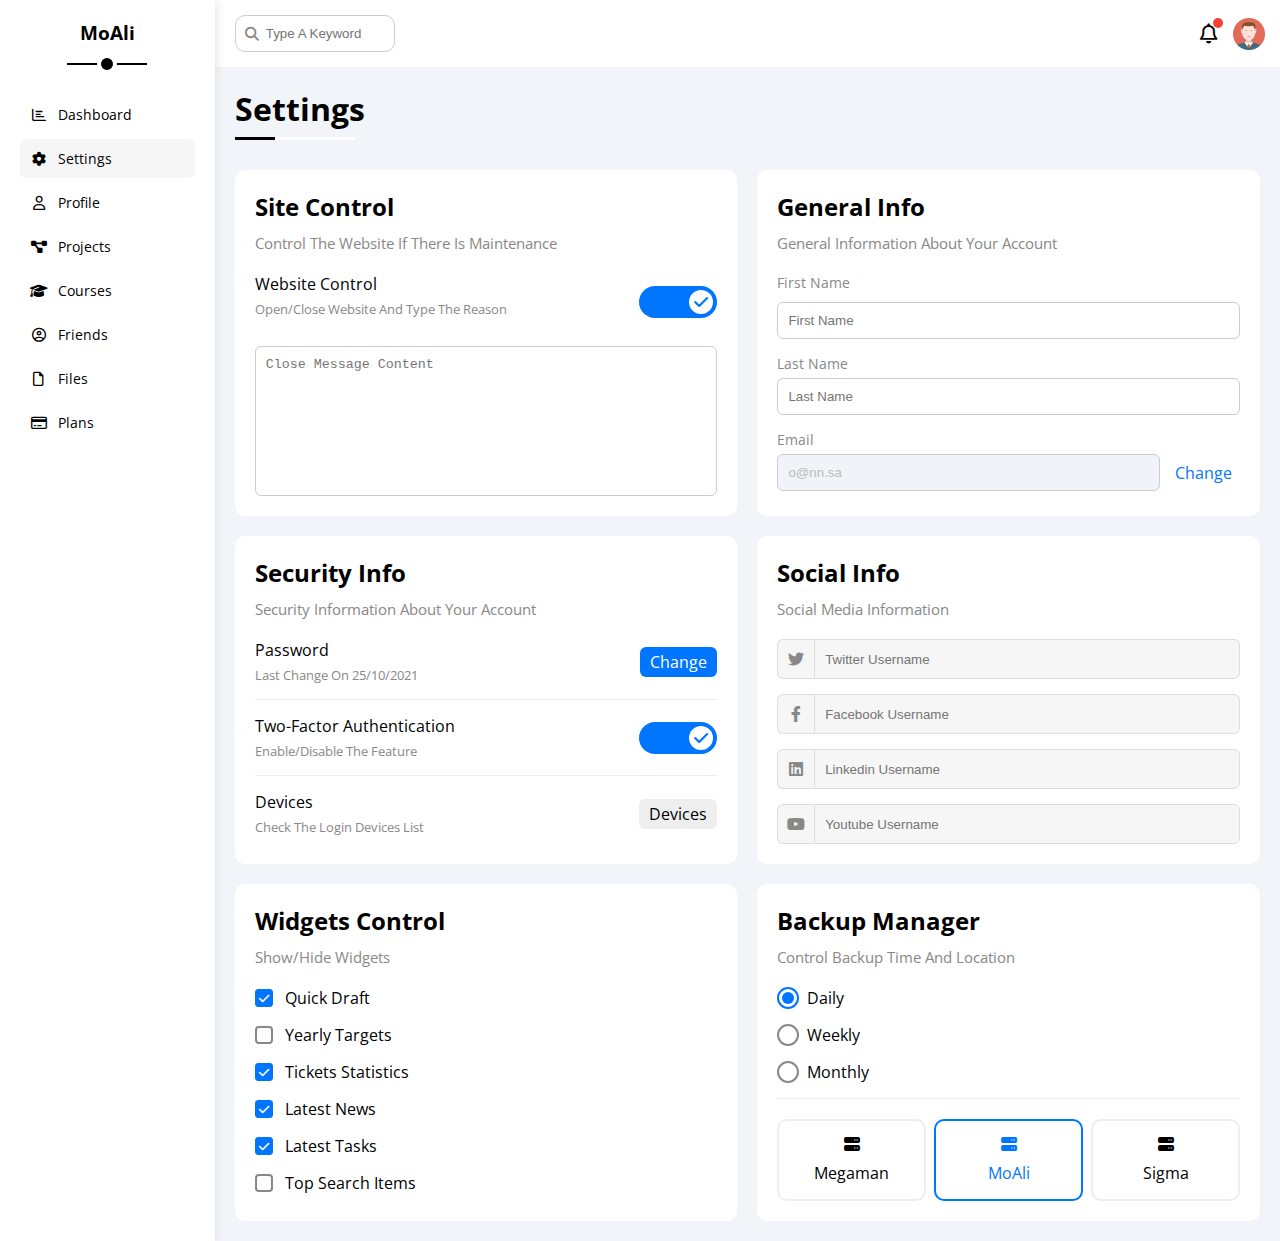
<file: settings.html>
<!DOCTYPE html>
<html lang="en">
<head>
  <meta charset="UTF-8">
  <meta http-equiv="X-UA-Compatible" content="IE=edge">
  <meta name="viewport" content="width=device-width, initial-scale=1.0">
  <link rel="stylesheet" href="css/all.min.css">
  <link rel="stylesheet" href="css/framework.css">
  <link rel="stylesheet" href="css/master.css">
  <link rel="preconnect" href="https://fonts.googleapis.com" />
  <link rel="preconnect" href="https://fonts.gstatic.com" crossorigin />
  <link href="https://fonts.googleapis.com/css2?family=Open+Sans:wght@300;500&display=swap" rel="stylesheet" />
  <title>Settings</title>
</head>
<body>
  <div class="page d-flex">
    <div class="sidebar p-20 bg-white p-relative">
      <h3 class="p-relative txt-c mt-0">MoAli</h3>
      <ul>
        <li>
          <a class="d-flex fs-14 align-center p-10 c-black rad-6" href="index.html">
            <i class="fa-regular fa-chart-bar fa-fw"></i>
            <span>Dashboard</span>
          </a>
        </li>
        <li>
          <a class="active d-flex fs-14 align-center p-10 c-black rad-6" href="settings.html">
            <i class="fa-solid fa-gear fa-fw"></i>
            <span>Settings</span>
          </a>
        </li>
        <li>
          <a class="d-flex fs-14 align-center p-10 c-black rad-6" href="profile.html">
            <i class="fa-regular fa-user fa-fw"></i>
            <span>Profile</span>
          </a>
        </li>
        <li>
          <a class="d-flex fs-14 align-center p-10 c-black rad-6" href="projects.html">
            <i class="fa-solid fa-diagram-project fa-fw"></i>
            <span>Projects</span>
          </a>
        </li>
        <li>
          <a class="d-flex fs-14 align-center p-10 c-black rad-6" href="courses.html">
            <i class="fa-solid fa-graduation-cap fa-fw"></i>
            <span>Courses</span>
          </a>
        </li>
        <li>
          <a class="d-flex fs-14 align-center p-10 c-black rad-6" href="friends.html">
            <i class="fa-regular fa-circle-user fa-fw"></i>
            <span>Friends</span>
          </a>
        </li>
        <li>
          <a class="d-flex fs-14 align-center p-10 c-black rad-6" href="files.html">
            <i class="fa-regular fa-file fa-fw"></i>
            <span>Files</span>
          </a>
        </li>
        <li>
          <a class="d-flex fs-14 align-center p-10 c-black rad-6" href="plans.html">
            <i class="fa-regular fa-credit-card fa-fw"></i>
            <span>Plans</span>
          </a>
        </li>
      </ul>
    </div>
    <div class="content w-full">
      <!-- Start Head -->
      <div class="head p-15 bg-white between-flex">
        <div class="search p-relative">
          <input class="p-10" type="search" placeholder="Type A Keyword">
        </div>
        <div class="icons d-flex align-center">
          <span class="notification p-relative">
            <i class="fa-regular fa-bell fa-lg"></i>
          </span>
          <img src="images/avatar.png" alt="">
        </div>
      </div>
      <!-- End Head -->
      <h1 class="p-relative">Settings</h1>
      <div class="settings-page m-20 d-grid gap-20">
        <!-- Start Site Control Widget -->
        <div class="p-20 rad-10 bg-white site-control">
          <h2 class="mt-0 mb-10">Site Control</h2>
          <p class="fs-15 c-grey mt-0 mb-20">Control The Website If There Is Maintenance</p>
          <div class="between-flex mb-15">
            <div>
              <span>Website Control</span>
              <p class="mt-5 fs-13 c-grey">Open/Close Website And Type The Reason</p>
            </div>
            <label>
              <input class="toggle-checkbox" type="checkbox" checked>
              <div class="toggle-switch"></div>
            </label>
          </div>
          <textarea class="w-full rad-6 d-block close-message p-10" placeholder="Close Message Content "></textarea>
        </div>
        <!-- End Site Control Widget-->
        <!-- Start General info  -->
        <div class="p-20 rad-10 bg-white general-info">
          <h2 class="mt-0 mb-10">General Info</h2>
          <p class="fs-15 c-grey mt-0 mb-20">General Information About Your Account</p>
          <form action="">
            <label for="fname" class="d-block c-grey fs-14 mb-10">First Name</label>
            <input class="p-10 rad-6 w-full d-block mb-15" type="text" name="" id="fname" placeholder="First Name">
            <label for="lname" class="d-block c-grey fs-14 mb-5">Last Name</label>
            <input class="p-10 rad-6 w-full d-block mb-15" type="text" name="" id="lname" placeholder="Last Name">
            <label for="email" class="d-block c-grey fs-14 mb-5">Email</label>
            <div class="d-flex align-center">
              <input class="p-10 rad-6 w-full mb-0 mr-15" type="email" name="" id="email" value="o@nn.sa" disabled>
              <a class="c-blue" href="#">Change</a>
            </div>
          </form>
        </div>
        <!-- End General info  -->
        <!-- Start Security Info -->
        <div class="p-20 rad-10 bg-white sec-info">
          <h2 class="mt-0 mb-10">Security Info</h2>
          <p class="fs-15 c-grey mt-0 mb-20">Security Information About Your Account</p>
          <div class="sec-box between-flex pb-15 mb-15">
            <div>
              <span class="mb-5 d-block">Password</span>
              <span class="c-grey fs-13 d-block">Last Change On 25/10/2021</span>
            </div>
            <a class="bg-blue btn-shape c-white change" href="#">Change</a>
          </div>
          <div class="sec-box between-flex pb-15 mb-15">
            <div>
              <span class="mb-5 d-block">Two-Factor Authentication</span>
              <span class="c-grey fs-13 d-block">Enable/Disable The Feature</span>
            </div>
            <label>
              <input type="checkbox" class="toggle-checkbox" checked>
              <div class="toggle-switch" ></div>
            </label>
          </div>
          <div class="sec-box between-flex mb-0">
            <div>
              <span class="mb-5 d-block">Devices</span>
              <span class="c-grey fs-13 d-block">Check The Login Devices List</span>
            </div>
            <a class=" btn-shape c-black button" href="#">Devices</a>
          </div>
        </div>
        <!-- End Security Info -->
        <!-- Start Social Info -->
        <div class="p-20 rad-10 bg-white social-info">
          <h2 class="mt-0 mb-10">Social Info</h2>
          <p class="fs-15 c-grey mt-0 mb-20">Social Media Information</p>
          <div class="social-row d-flex align-center mb-15">
            <i class="fa-brands fa-twitter center-flex c-grey"></i>
            <input class="w-full" type="text" placeholder="Twitter Username">
          </div>
          <div class="social-row d-flex align-center mb-15">
            <i class="fa-brands fa-facebook-f center-flex c-grey"></i>
            <input class="w-full" type="text" placeholder="Facebook Username">
          </div>
          <div class="social-row d-flex align-center mb-15">
            <i class="fa-brands fa-linkedin center-flex c-grey"></i>
            <input class="w-full" type="text" placeholder="Linkedin Username">
          </div>
          <div class="social-row d-flex align-center">
            <i class="fa-brands fa-youtube center-flex c-grey"></i>
            <input class="w-full" type="text" placeholder="Youtube Username">
          </div>
        </div>
        <!-- End Social Info -->
        <!-- Start Widget Control -->
        <div class="p-20 rad-10 bg-white widgets-control">
          <h2 class="mt-0 mb-10">Widgets Control</h2>
          <p class="fs-15 c-grey mt-0 mb-20">Show/Hide Widgets</p>
          <div class="d-flex align-center mb-15">
            <input type="checkbox" name="" id="one" checked>
            <label for="one">Quick Draft</label>
          </div>
          <div class="d-flex align-center mb-15">
            <input type="checkbox" name="" id="two">
            <label for="two">Yearly Targets</label>
          </div>
          <div class="d-flex align-center mb-15">
            <input type="checkbox" name="" id="three"checked>
            <label for="three">Tickets Statistics</label>
          </div>
          <div class="d-flex align-center mb-15">
            <input type="checkbox" name="" id="four" checked>
            <label for="four">Latest News</label>
          </div>
          <div class="d-flex align-center mb-15">
            <input type="checkbox" name="" id="five" checked>
            <label for="five">Latest Tasks</label>
          </div>
          <div class="d-flex align-center">
            <input type="checkbox" name="" id="six">
            <label for="six">Top Search Items</label>
          </div>
        </div>
        <!-- End Widget Control -->
        <!-- Start Backup Manager -->
        <div class="p-20 rad-10 bg-white backup-manager">
          <h2 class="mt-0 mb-10">Backup Manager</h2>
          <p class="fs-15 c-grey mt-0 mb-20">Control Backup Time And Location</p>
          <div class="time d-flex align-center mb-15">
            <input type="radio" name="time" id="daily" checked>
            <label for="daily">Daily</label>
          </div>
          <div class="time d-flex align-center mb-15">
            <input type="radio" name="time" id="weekly">
            <label for="weekly">Weekly</label>
          </div>
          <div class="time d-flex align-center mb-15">
            <input type="radio" name="time" id="monthly">
            <label for="monthly">Monthly</label>
          </div>
          <div class="servers d-flex align-center">
            <input type="radio" name="server" id="server-one">
            <div class="txt-c mr-8 w-full rad-10 server">
              <label for="server-one" class="m-15 d-block">
                <i class="fa-solid fa-server d-block mb-10"></i>
                <span>Megaman</span>
              </label>
            </div>
            <input type="radio" name="server" id="server-two" checked>
            <div class="txt-c mr-8 w-full rad-10 server">
              <label for="server-two" class="m-15 d-block">
                <i class="fa-solid fa-server d-block mb-10"></i>
                <span>MoAli</span>
              </label>
            </div>
            <input type="radio" name="server" id="server-three">
            <div class="txt-c w-full rad-10 server">
              <label for="server-three" class="m-15 d-block">
                <i class="fa-solid fa-server d-block mb-10"></i>
                <span>Sigma</span>
              </label>
            </div>
          </div>
        </div>
        <!-- End Backup Manager -->
      </div>

    </div>
  </div>
  
</body>
</html>
</file>
<file: css/framework.css>
/* Start Variables */
:root {
  --blue-color: #0075ff;
  --blue-alt-color: #0d69d5;
  --orange-color: #f59e0b;
  --green-color: #22c55e;
  --red-color: #f44336;
  --grey-color: #888;
}
/* End Variables */
/* Start Display */
.d-block{
  display: block;
}
/* Start Flex */
.d-flex{
  display: flex;
}
.align-center{
  align-items: center;
}
.space-between{
  justify-content: space-between;
}
.f-wrap{
  flex-wrap: wrap;
}
/* End Flex */
/* Start Grid */
.d-grid{
  display: grid;
}
.gap-20{
  gap:20px;
}
/* End Grid */
@media(max-width:767px){
  .block-mobile{
    display: block;
  }
}
@media(max-width:767px){
  .hide-mobile{
    display: none;
  }
}
/* End Box */
/* Start Padding + Margin */
.p-10{
  padding: 10px;
}
.p-15{
  padding: 15px;
}
.p-20{
  padding: 20px;
}
.pt-10{
  padding-top: 10px;
}
.pt-15{
  padding-top: 15px;
}
.pt-20{
  padding-top: 20px;
}
.pb-10{
  padding-bottom: 10px;
}
.pb-15{
  padding-bottom: 15px;
}
.pb-20{
  padding-bottom: 20px;
}
.pb-25{
  padding-bottom: 25px;
}
.pb-30{
  padding-bottom: 30px;
}
.pl-15{
  padding-left: 15px;
}
.m-0{
  margin: 0;
}
.m-15{
  margin: 15px;
}
.m-20{
  margin: 20px;
}
.mt-0{
  margin-top: 0;
}
.mt-5{
  margin-top: 5px;
}
.mt-10{
  margin-top: 10px;
}
.mt-15{
  margin-top: 15px;
}
.mt-20{
  margin-top: 20px;
}
.mt-25{
  margin-top: 25px;
}
.mr-8{
  margin-right: 8px;
}
.mr-10{
  margin-right: 10px;
}
.mr-15{
  margin-right: 15px;
}
.mb-5{
  margin-bottom: 5px;
}
.mb-6{
  margin-bottom: 6px;
}
.mb-10{
  margin-bottom: 10px;
}
.mb-15{
  margin-bottom: 15px;
}
.mb-20{
  margin-bottom: 20px;
}
.mb-25{
  margin-bottom: 25px;
}
.ml-10{
  margin-left: 10px;
}
/* End Padding + Margin */
/* Start Color */
.bg-white{
  background-color: white;
}
.bg-eee{
  background-color: #eee;
}
.bg-blue{
background-color: var(--blue-color);
}
.c-black{
  color: black;
}
.c-white{
  color: white;
}
.bg-grey{
  background-color: var(--grey-color);
}
.c-grey{
  color: var(--grey-color);
}
.c-blue{
  color: var(--blue-color);
}
.bg-orange{
  background-color: #f59e0b;
}
.c-orange{
  color: #f59e0b;
}
.bg-green{
  background-color: #22c55e;
}
.c-green{
  color: #22c55e;
}
.bg-red{
  background-color: var(--red-color);
}
.c-red{
  color: var(--red-color);
}
/* End Color */
/* Start Position */
.p-relative{
  position: relative;
}
.p-absolute{
  position: absolute;
}
/* End Position */
/* Start Font */
.txt-c{
  text-align: center;
}
.fw-bold{
  font-weight: bold;
}
@media(max-width:767px){
  .txt-c-mobile{
    text-align: center;
  }
}
.fs-13{
  font-size: 13px;
}
.fs-14{
  font-size: 14px;
}
.fs-15{
  font-size: 15px;
}
.fs-16{
  font-size: 16px;
}
.fs-20{
  font-size: 20px;
}
.fs-25{
  font-size: 25px;
}

/* End Font */
/* Start Border */
.b-none{
  border: none;
}
.rad-6{
  border-radius: 6px;
}
.rad-10{
  border-radius: 10px;
}
.rad-half{
  border-radius: 50%;
}
.border-eee{
  border: 1px solid #eee;
}
/* End Border */
/* Start Width + Height */
.w-100{
  width: 100px;
}
.h-100{
  height: 100px;
}
.w-full{
  width: 100%;
}
@media(max-width:767px){
  .w-full-mobile{
    width: 100% !important; 
  }
}
.w-fit{
  width: fit-content;
}
.h-full{
  height: 100%;
}
.h-fit{
  height: fit-content;
}

/* End Width + Height */
/* Start Components */
.center-flex{
  display: flex;
  justify-content: center;
  align-items: center;
}
.between-flex{
  display: flex;
  justify-content: space-between;
  align-items: center;
}
.btn-shape {
  padding: 4px 10px;
  border-radius: 6px;
}
/* End Components */
</file>
<file: css/master.css>
/* Start Variables */
:root {
  --blue-color: #0075ff;
  --blue-alt-color: #0d69d5;
  --orange-color: #f59e0b;
  --green-color: #22c55e;
  --red-color: #f44336;
  --grey-color: #888;
}
/* End Variables */
/* Start Global Rules */
*{
  box-sizing: border-box;
}
body{
  margin: 0;
  font-family: "Open Sans", sans-serif;
}
*:focus{
  outline: none;
}
::-webkit-scrollbar{
  width: 15px;
}
::-webkit-scrollbar-track{
  background-color: white;
}
::-webkit-scrollbar-thumb{
  background-color: var(--blue-color);
}
::-webkit-scrollbar-thumb:hover{
  background-color: var(--blue-alt-color);
}
ul{
  list-style: none;
  padding: 0;
}
a{
  text-decoration: none;
}
/* End Global Rules */
/* Start Components */
.toggle-checkbox{
  -webkit-appearance: none;
  appearance: none;
  display: none;
}
.toggle-switch{
  width: 78px;
  height: 32px;
  border-radius: 16px;
  background-color: #ccc;
  position: relative;
  transition: 0.3s;
  cursor: pointer;
}
.toggle-switch::before{
  font-family: var(--fa-style-family-classic);
  content: "\f00d";
  position: absolute;
  width: 24px;
  height: 24px;
  background-color: white;
  border-radius: 50%;
  top: 4px;
  left: 4px;
  font-weight: 900;
  color: #aaa;
  display: flex;
  justify-content: center;
  align-items: center;
  transition: 0.3s;
}
.toggle-checkbox:checked + .toggle-switch{
  background-color: var(--blue-color);
}
.toggle-checkbox:checked + .toggle-switch::before{
  content: "\f00c";
  left: 50px;
  color: var(--blue-color);
}
/* End Components */
.page{
  background-color: #f1f5f9;
  min-height: 100vh;
}
/* Start Sidebar */
.sidebar{
  width: 250px;
  box-shadow: 0 0 10px #ddd;
}
.sidebar > h3{
  margin-bottom: 50px;
}
@media(min-width:768px){
  .sidebar > h3::before ,.sidebar > h3::after{
    content: "";
    position: absolute;
    left: 50%;
    transform: translateX(-50%);
    background-color: black;
  }
  .sidebar > h3::before{
    bottom: -20px;
    width: 80px;
    height: 2px;
  }
  .sidebar > h3::after{
    bottom: -29px;
    width: 12px;
    height: 12px;
    border-radius: 50%;
    border: 4px solid white;
  }
}
.sidebar ul{
  
}
.sidebar ul{

}
.sidebar ul li{

}
.sidebar ul li a{
  margin-bottom: 5px;
  transition: 0.3s;
}
.sidebar ul li a:hover,.sidebar ul li a.active{
  background-color: #f6f6f6;

}
.sidebar ul li a i{
}
.sidebar ul li a span{
  margin-left: 10px;
  font-size: 14px;
}
@media(max-width:767px){
  .sidebar{
    width: 58px;
    padding: 10px;
  }
  .sidebar > h3 {
    font-size: 13px;
    margin-bottom: 15px;
  }
  .sidebar ul li span{
    display: none;
  }

}
/* End Sidebar */
.content{
  overflow: hidden;
}
/* Start Head */
.head .search::before{
  font-family: var(--fa-style-family-classic);
  content: "\f002";
  font-weight: 900;
  font-size: 14px;
  position: absolute;
  left: 15px;
  top: 50%;
  transform: translateY(-50%);
  color: var(--grey-color);
}
.head .search input[type="search"]{
  border: 1px solid #ccc;
  border-radius: 10px;
  margin-left: 5px;
  padding-left: 30px;
  width: 160px;
  transition: 0.3s;
}
.head .search input[type="search"]:focus{
  width: 200px;
}
.head .search input[type="search"]:focus::placeholder{
  opacity: 0;
}
.head .icons .notification{
  cursor: pointer;
}
.head .icons .notification::before{
  content: "";
  position: absolute;
  background-color: var(--red-color);
  width: 10px;
  height: 10px;
  top: -5px;
  right: -5px;
  border-radius: 50%;
}
.head .icons img{
  width: 32px;
  margin-left: 15px;
  cursor: pointer;
}
/* End Head */
/* Start Main Heading */
.content > h1{
  margin: 20px 20px 40px;
}
.content > h1::before , .content > h1::after{
  content: "";
  position: absolute;
  height: 3px;
  left: 0;
  bottom: -10px;
}
.content > h1::before{
  width: 120px;
  background-color: white;
}
.content > h1::after{
  width: 40px;
  background-color: black;
}
/* Start Main Heading */
/* Start Wrapper */
.content .wrapper{
  margin-left: 20px;
  margin-right: 20px;
  grid-template-columns: repeat(auto-fill ,minmax(450px , 1fr));
}
@media(max-width:767px){
  .content .wrapper{
    margin-left: 10px;
    margin-right: 10px;
    grid-template-columns:minmax(200px , 1fr);
  }
}
/* End Wrapper */
/* Start Welcome Widget */
.welcome{
  overflow: hidden;
}
.welcome > img.avatar{
  width: 64px;
  height: 64px;
  border-radius: 50%;
  border: 2px solid white;
  padding: 2px;
  box-shadow: 0 0 5px #ddd;
  margin-left: 20px;
  margin-top: -32px;
}
.welcome .intro img{
  width: 200px;
  margin-bottom: -10px;
}
@media(max-width:767px){
  .welcome .intro{
    padding-bottom: 30px;
  }
  .welcome > img.avatar{
    margin-left: 0;
  }
  .welcome .body > div:not(:last-child){
    margin-bottom: 20px;
  }
}
.welcome .body{
  border-top: 1px solid #eee;
  border-bottom: 1px solid #eee;
}
.welcome .body > div{
  flex: 1;
}
.welcome .visit{
  margin: 0 15px 15px auto;
}
.welcome .visit:hover{
  background-color: var(--blue-alt-color);
}
/* End Welcome Widget */
/* Start Quick Draft */
.quick-draft > form textarea{
  resize: none;
  min-height: 180px;
}
.quick-draft > form .save{
  margin-left: auto;
  cursor: pointer;
}
.quick-draft > form .save:hover{
  background-color: var(--blue-alt-color);
}
/* End Quick Draft */
/* Start Yearly Targets */
.targets .target-row .icon{
  width: 80px;
  height: 80px;
}
.targets .target-row .details{
  flex: 1;
}
.targets .target-row .icon.money , .targets .target-row .details .progress.money{
  background-color: rgb(0 117 255 / 20%);
}
.targets .target-row .icon.projects , .targets .target-row .details .progress.projects{
  background-color: rgb(245 158 11 / 20%);
}
.targets .target-row .icon.team , .targets .target-row .details .progress.team{
  background-color: rgb(34 197 94 /20%);
}
.targets .target-row .details .progress{
  height: 4px;
}
.targets .target-row .details .progress > span{
  position: absolute;
  left: 0;
  height: 100%;
}
.targets .target-row .details .progress > span span{
  position: absolute;
  bottom: 20px;
  right: -18px;
  border-radius: 6px;
  padding: 2px 5px;
  color: white;
  font-size: 13px;
}
.targets .target-row .details .progress > span span::after{
  position: absolute;
  bottom: -10px;
  content: "";
  left: 50%;
  transform: translateX(-50%);
  border-color: transparent;
  border-style: solid;
  border-width: 5px;
  
}
.targets .target-row .details .progress.money > span span::after{
  border-top-color: var(--blue-color);
}
.targets .target-row .details .progress.projects > span span::after{
  border-top-color: var(--orange-color);
}
.targets .target-row .details .progress.team > span span::after{
  border-top-color: var(--green-color);
}
/* End Yearly Targets */
/* Start Tickets */
.tickets .box{
  border: 1px solid #ccc;
  width: calc(50% - 10px);
}
/* End Tickets */
/* Start Latest News */
.latest-news .news-row:not(:last-of-type){
  margin-bottom: 20px;
  padding-bottom: 20px;
  border-bottom: 1px solid #eee;
}
.latest-news .news-row > img{
  width: 100px;
  border-radius: 6px;
  margin-right: 15px;
}
.latest-news .news-row .info{
  flex-grow: 1;
}
.latest-news .news-row .info > h3{
  margin: 0 0 6px;
  font-size: 16px;
}
@media(max-width:767px){
  .latest-news .news-row{
    display: block;
  }
  .latest-news .news-row .label{
    margin: 10px auto;
    width: fit-content;
  }
}
/* End Latest News */
/* Start Tasks */
.tasks .task-row:not(:last-of-type){
  padding-bottom: 15px;
  margin-bottom: 15px;
  border-bottom: 1px solid #eee;
}
.tasks .done{
  opacity: 0.3;
}
.tasks .done h3 , .tasks .done p{
  text-decoration: line-through;
}
.tasks i.delete{
  cursor: pointer;
  transition: 0.3s;
}
.tasks i.delete:hover{
  color: var(--red-color);
}
/* End Tasks */
/* Start Latest Uploads */
.latest-uploads .file-row .icon{
  width: 40px;
  height: 40px;
}
.latest-uploads .file-row:not(:last-of-type){
  border-bottom: 1px solid #eee;
}
/* End Latest Uploads */
/* Start last-project */
.last-project ul::before{
  content: "";
  position: absolute;
  left: 11px;
  height: 100%;
  width: 2px;
  background-color: var(--blue-color);
}
.last-project ul li::before {
  content: "";
  width: 20px;
  height: 20px;
  border-radius: 50%;
  background-color: white;
  border: 2px solid white;
  outline: 2px solid var(--blue-color);
  margin-right: 15px;
  z-index: 1;
  display: block;
}
.last-project ul li.done::before{
  background-color: var(--blue-color);
}
.last-project ul li.current::before{
  animation: change-color 0.8s alternate infinite;
}
.last-project .launch-icon{
  width: 160px;
  position: absolute;
  right: 0;
  bottom: 0;
  opacity: 0.1;
}
/* End last-project */
/* Start Reminders */
.reminders ul li .blue{
border-left: 2px solid var(--blue-color);
}
.reminders ul li .green{
border-left: 2px solid var(--green-color);
}
.reminders ul li .orange{
border-left: 2px solid var(--orange-color);
}
.reminders ul li .red{
border-left: 2px solid var(--red-color);
}
.reminders .key{
  width: 15px;
  height: 15px;
}
/* End Reminders */
/* Start Latest Post */
.latest-post .avatar{
  width: 48px;
  height: 48px;
}
.latest-post .post-body{
  line-height: 1.8;
  border-top: 1px solid #eee;
  border-bottom: 1px solid #eee;
  min-height: 140px;
}
/* End Latest Post */
/* Stat Social Media Stats */
.social-media .link-row{
  padding-left: 70px;
}
.social-media .link-row i{
  transition: 0.3s;
}
.social-media .link-row i:hover{
  transform: rotate(5deg);
}
.social-media .twitter{
  background-color: rgb(29 161 242 / 20%);
  color: #1da1f2;
}
.social-media .twitter i{
  position: absolute;
  top: 0;
  left: 0;
  width: 52px;
  background-color: #1da1f2;
}
.social-media .twitter a{
  background-color: #1da1f2;
}
.social-media .facebook{
  background-color: rgb(24 119 242 / 20%);
  color: #1877f2;
}
.social-media .facebook i{
  position: absolute;
  top: 0;
  left: 0;
  width: 52px;
  background-color: #1877f2;

}
.social-media .facebook a{
  background-color: #1877f2;
}
.social-media .youtube{
  background-color: rgb(255 0 0 / 20%);
  color: red;
}
.social-media .youtube i{
  position: absolute;
  top: 0;
  left: 0;
  width: 52px;
  background-color: red;

}
.social-media .youtube a{
  background-color: red;
}
.social-media .linkedin{
  background-color: rgb(0 119 181 / 20%);
  color: #0077b5;
}
.social-media .linkedin i{
  position: absolute;
  top: 0;
  left: 0;
  width: 52px;
  background-color: #0077b5;

}
.social-media .linkedin a{
  background-color: #0077b5;
}
/* End Social Media Stats */
/* Start Projects Table */
.projects .responsive-table{
  overflow-x: auto;
}
.projects table{
  min-width: 1000px;
  border-spacing: 0;
}
.projects table thead{
  background-color: #eee;
}
.projects table thead td{
  font-weight: bold;
}
.projects table td{
  padding: 15px;
}
.projects table tbody td{
  border-right: 1px solid #eee;
  border-bottom: 1px solid #eee;
}
.projects table tbody td:first-child{
  border-left: 1px solid #eee;
}
.projects tr td img{
  background-color: white;
  width: 32px;
  height: 32px;
  border-radius: 50%;
  padding: 2px;
}
.projects tr td img:not(:first-child){
  margin-left: -20px;
}
.projects tbody .label{
  font-size: 13px;
}
.projects tbody tr:hover td{
  background-color: #Faf7f7;
}
/* End Projects Table */
/*  */
/*  */
/*  */
/* Start Settings Page */
.settings-page{
  grid-template-columns: repeat(auto-fill ,minmax(500px ,1fr));
}
@media (max-width:767px) {
  .settings-page{
    grid-template-columns: minmax(100px ,1fr);
  }
}
.settings-page :disabled{
  background-color: #f0f4f8;
  cursor: no-drop;
  color: #bbb;
}
/* Start Site Control */
.settings-page .close-message{
  resize: none;
  min-height: 150px;
  border: 1px solid #ccc;
}
/* End Site Control */
/* Start General Info  */
.general-info input{
  border: 1px solid #ccc;
}
.general-info input[type="email"]{
  width: calc(100% - 80px);
}
/* End General Info  */
/* Start Security Info  */
.sec-info .sec-box:not(:last-child){
  border-bottom: 1px solid #eee;
}
.sec-info .button{
  background-color: #eee;
}
.sec-info .change:hover{
  background-color: var(--blue-alt-color);
}
/* End Security Info  */
/* Start Social Info */
.social-info i{
  width: 40px;
  height: 40px;
  background-color: #f6f6f6;
  border: 1px solid #ddd;
  border-right: none;
  border-radius: 6px 0 0 6px;
  transition: 0.3s;
}
.social-info .social-row input{
  height: 40px;
  border: 1px solid #ddd;
  border-radius: 0 6px 6px 0;
  background-color: #f6f6f6;
  padding-left: 10px;
}
.social-info .social-row:focus-within i{
  color: black;
}
/* End Social Info */
/* Start Widget Control */
.widgets-control div input[type="checkbox"]{
  -webkit-appearance: none;
  appearance: none;
  display: none;
}
.widgets-control div label{
  padding-left: 30px;
  position: relative;
  cursor: pointer;
}
.widgets-control div label::before , .widgets-control div label::after{
  position: absolute;
  left: 0;
  top: 50%;
  margin-top: -9px;
  border-radius: 4px;
}
.widgets-control div label::before{
content: "";
height: 14px;
width: 14px;
border: 2px solid var(--grey-color);

}
.widgets-control div label:hover::before{
  border: 2px solid var(--blue-alt-color);
}
.widgets-control div label::after{
  font-family: var(--fa-style-family-classic);
  font-weight: 900;
  font-size: 12px;
  content: "\f00c";
  width: 18px;
  height: 18px;
  background-color: var(--blue-color);
  color: white;
  display: flex;
  justify-content: center;
  align-items: center;
  transform: scale(0) rotate(360deg);
  transition: 0.3s;
}
.widgets-control div input[type="checkbox"]:checked + label::after{
  transform: scale(1);
}
/* End Widget Control */
/* Start Backup Manager */
.backup-manager input[type="radio"]{
  -webkit-appearance: none;
  appearance: none;
  display: none;
}
.backup-manager .time label{
  cursor: pointer;
  position: relative;
  padding-left: 30px;
}
.backup-manager .time label::before , .backup-manager .time label::after{
  position: absolute;
  content: "";
  border-radius: 50%;
}
.backup-manager .time label::before{
  width: 18px;
  height: 18px;
  border: 2px solid var(--grey-color);
  left: 0;
}
.backup-manager .time label::after{
  width: 12px;
  height: 12px;
  left: 5px;
  top: 5px;
  background-color: var(--blue-color);
  transform: scale(0);
  transition: 0.3s;
}
.backup-manager .time input[type="radio"]:checked + label::before{
  border-color: var(--blue-color);
}
.backup-manager .time input[type="radio"]:checked + label::after{
  transform:scale(1);
}
.backup-manager .servers label{
  cursor: pointer;
}
.backup-manager .servers{
  padding-top: 20px;
  border-top: 1px solid #eee;
}
@media (max-width:767px) {
  .backup-manager .servers{
    flex-wrap: wrap;
  }
  .backup-manager .servers div:not(:last-child){
    margin-right: 0;
    margin-bottom: 8px;
  }
}
.backup-manager .servers .server{
  border: 2px solid #eee;  
}
.backup-manager .servers input[type="radio"]:checked + div{
  border-color: var(--blue-color);
  color: var(--blue-color);
}
/* End Backup Manager */
/* End Settings Page */
/* Start Profile page */
/* Start Profile Box */
@media (max-width:767px) {
  .profile-page .overview{
    flex-direction: column;
  }
}
.profile-page .avatar-box img{
  width: 120px;
  height: 120px;
}
.profile-page .avatar-box {
  width: 300px;
}
@media (min-width:768px) {
  .profile-page .avatar-box{
    border-right: 1px solid #eee;
  }
}
.profile-page .avatar-box .level{
  width: 70%;
  height: 6px;
  margin: 0 auto;
  overflow: hidden;
}
.profile-page .avatar-box .level > span{
  position: absolute;
  top: 0;
  left: 0;
  height: 100%;
  background-color: var(--blue-color);
  border-radius: 6px;
}
.profile-page .info-box .box{
  flex-wrap: wrap;
  border-bottom: 1px solid #eee;
  transition: 0.3s;
}
.profile-page .info-box .box:hover{
  background-color: #f9f9f9;
}
.profile-page .info-box .box h4{
  font-weight: normal;
}
.profile-page .info-box .box > div{
  padding: 10px 0 0;
  width: 250px;
}
.profile-page .info-box .box > div input + div{
  height: 20px;
}
@media (max-width:767px) {
  .profile-page .info-box .box > div input + div{
    margin: 0 auto;
  }
}
.profile-page .info-box .box > div input + div::before{
  height: 12px;
  width: 12px;
  font-size: 8px;
}
.profile-page .info-box .box > div input:checked + div::before{
  left: 62px;
}
/* End Profile Box */
/* Start Other Data */
@media (max-width:767px) {
  .profile-page .other-data{
  flex-direction: column;
}
}
.other-data .skills-card{
  flex-grow: 1;
}
.other-data .skills-card ul li{
  padding: 15px 0;
}
.other-data .skills-card ul li:not(:last-of-type){
  border-bottom: 1px solid #eee;
}
.other-data .skills-card ul li span{
  display: inline-flex;
  padding: 4px 10px;
  background-color: #eee;
  border-radius: 6px;
  font-size: 14px;
}
.other-data .skills-card ul li span:not(:last-child){
  margin-right: 5px;
}
.other-data .activities{
  flex-grow: 2;
}
@media (max-width:767px) {
  .other-data .activities .activity{
    flex-direction: column;
    text-align: center;
  }
}
@media (max-width:767px) {
  .other-data .activities .activity .info{
    flex-direction: column;
  }
  .other-data .activities .activity .date{
    margin-top: 15px;
  }
}
.other-data .activities .activity .info > img{
  width: 64px;
  height: 64px;
  border-radius: 50%;
  margin-bottom: 15px;
}
@media (min-width:768px) {
  .other-data .activities .activity .date{
    text-align: right;
  }
  .other-data .activities .activity .info > img{
    margin-right: 10px;
    margin-bottom: 0;
  }
}
.other-data .activities .activity:not(:last-of-type){
  margin-bottom: 20px;
  padding-bottom: 20px;
  border-bottom: 1px solid #eee;
}
/* End Other Data */
/* End Profile page */
/* Start Projects page */
.projects-page{
  grid-template-columns: repeat(auto-fill,minmax(500px ,1fr));
}
@media (max-width:767px) {
  .projects-page{
    grid-template-columns: minmax(200px ,1fr);
    margin-left: 10px;
    margin-right: 10px;
    gap:10px
  }
  
}
.projects-page .project .date{
  position: absolute;
  top: 10px;
  right: 10px;
}
.projects-page .project > h4{
  font-weight: normal;
}
.projects-page .project .team{
  position: relative;
  min-height: 80px;
}
.projects-page .project .team a{
  position: absolute;
  left: 0;
  bottom: 0;
}
.projects-page .project .team a:nth-child(2){
  left: 25px;
}
.projects-page .project .team a:nth-child(3){
  left: 50px;
}
.projects-page .project .team a:nth-child(4){
  left: 75px;
}
.projects-page .project .team a:nth-child(5){
  left: 100px;
}
.projects-page .project .team a:hover{
  z-index: 1000;
}
.projects-page .project .team a img{
  width: 40px;
  height: 40px;
  border-radius: 50%;
  border: 2px solid white;
}
.projects-page .project .do{
  margin-top: 15px;
  margin-bottom: 15px;
  padding-top: 15px;
  padding-bottom: 15px;
  justify-content: flex-end;
  border-top: 1px solid #eee;
  border-bottom: 1px solid #eee;
}
@media (max-width:767px) {
  .projects-page .project .do{
    flex-direction: column;
  }
}
.projects-page .project .do span{
  padding: 3px 8px;
  margin-left: 5px;
  width: fit-content;
}
@media (max-width:767px) {
  .projects-page .project .do span{
    margin-left: 0;
  }
  .projects-page .project .do span:not(:last-child){
    margin-bottom: 15px;
  }
}
.projects-page .project .info{

}
@media (max-width:767px) {
  .projects-page .project .info{
    flex-direction: column;
  }
}
.projects-page .project .info .prog{
  height: 8px;
  width: 260px;
}
@media (max-width:767px) {
  .projects-page .project .info .prog{
    margin-bottom: 15px;
  }
  
}
.projects-page .project .info .prog span{
  position: absolute;
  left: 0;
  height: 100%;
}
/* End Projects page */
/* Start Courses Page */
.courses-page{
  grid-template-columns: repeat(auto-fill,minmax(300px ,1fr));
}
@media (max-width:767px) {
  .courses-page{
    grid-template-columns: minmax(200px ,1fr);
    margin-left: 10px;
    margin-right: 10px;
    gap:10px
  }
  
}
.courses-page .course{
  overflow: hidden;
}
.courses-page .course .cover{
  max-width: 100%;
}
.courses-page .course .instructor{
  position: absolute;
  top:20px;
  left: 20px;
  width: 64px;
  height: 64px;
  border-radius: 50%;
  border: 2px solid white;
}
.courses-page .course .description{
  line-height: 1.6;
}
.courses-page .course .info{
  border-top: 1px solid #eee;
  font-size: 13px;
}
.courses-page .course .info .title{
  position: absolute;
  left: 50%;
  transform: translateX(-50%);
  top: -13px;
}
/* End Courses Page */
/* Start Friends Page */
.friends-page{
  grid-template-columns: repeat(auto-fill,minmax(300px ,1fr));
}
@media (max-width:767px) {
  .friends-page{
    grid-template-columns: minmax(200px ,1fr);
    margin-left: 10px;
    margin-right: 10px;
    gap:10px
  }
}
.friends-page .contact{
  position: absolute;
  top: 10px;
  left: 10px;
}
.friends-page .contact i{
  padding: 10px;
  background-color: #eee;
  color: #666;
  font-size: 13px;
  border-radius: 50%;
  cursor: pointer;
  transition: 0.3s;
}
.friends-page .contact i:hover{
  background-color: var(--blue-color);
  color: white;
}
.friends-page .friend .icons{
  border-top: 1px solid #eee;
  border-bottom: 1px solid #eee;
  margin-top: 15px;
  margin-bottom: 15px;
  padding-top: 15px;
  padding-bottom: 15px;
}
.friends-page .friend .icons i{
  margin-right: 5px;
}
.friends-page .friend .icons .vip{
  position: absolute;
  right: 0;
  top:50%;
  transform: translateY(-50%);
  font-size: 40px;
  opacity: 0.2;

}
/* End Friends Page */
/* Start Files Page */
.files-page{
  flex-direction: row-reverse;
  align-items: flex-start;
}
@media (max-width:767px) {
  .files-page{
    flex-direction: column;
    align-items: normal;
  }
}
.files-page .files-stats{
  min-width: 260px;
}
.files-page .files-stats .icon{
  width: 40px;
  height: 40px;
  margin-right: 10px;
}
.files-page .files-stats .icon.blue{
  background-color: rgb(0 117 255 / 20%);
}
.files-page .files-stats .icon.green{
  background-color: rgb(34 197 94 / 20%);
}
.files-page .files-stats .icon.red{
  background-color: rgb(244 67 54 / 20%);
}
.files-page .files-stats .icon.orange{
  background-color: rgb(245 158 11 / 20%);
}
.files-page .files-stats .size{
  flex: 1;
  text-align: right;
}
.files-page .files-stats .upload{
  padding: 10px 15px;
  margin: 15px auto 0;
  transition: 0.3s;
}
.files-page .files-stats .upload:hover{
  background-color: var(--blue-alt-color);
}

.files-page .files-stats .upload:hover i{
  animation: go-up infinite 0.8s;
}
.files-page .files-content{
  flex: 1;
  grid-template-columns: repeat(auto-fill ,minmax(200px,1fr));
}
.files-page .files-content .file img{
  width: 64px;
  height: 64px;
}
.files-page .files-content .file .info{
  border-top: 1px solid #eee;
}
/* End Files Page */
/* Start Plans Page */
.plans-page{
  grid-template-columns: repeat(auto-fill,minmax(450px ,1fr));
}
@media (max-width:767px) {
  .plans-page{
    grid-template-columns: minmax(250px ,1fr);
    margin-left: 10px;
    margin-right: 10px;
    gap:10px
  }
}
  .plans-page .plan .top{
    border: 3px solid white;
    outline: 3px solid transparent;
  }
  .plans-page .plan.green .top{
    outline-color: var(--green-color);
  }
  .plans-page .plan.blue .top{
    outline-color: var(--blue-color);
  }
  .plans-page .plan.orange .top{
    outline-color: var(--orange-color);
  }
  .plans-page .plan .top .price{
    position: relative;
    font-size: 40px;
    width: fit-content;
    margin: auto;
  }
  .plans-page .plan .top .price span{
    font-size: 25px;
    position: absolute;
    top: 0;
    left: -20px;
  }
  .plans-page .plan ul li{
    padding: 15px 0;
    font-size: 15px;
    border-bottom: 1px solid #eee;
    display: flex;
    align-items: center;
  }
  .plans-page .plan ul li i.yes{
    color: var(--green-color);
  }
  .plans-page .plan ul li i:not(.yes,.help){
    color: var(--red-color);
  }
  .plans-page .plan ul li i.help{
    color: var(--grey-color);
    margin-left: auto;
  }
  .plans-page .plan ul li i:first-child{
    font-size: 18px;
    margin-right: 5px;
  }
/* End Plans Page */
/* Start Animation */
@keyframes change-color {
  0%{
    background-color: var(--blue-color);
  }
  100%{
    background-color: white;
  }
}
@keyframes go-up {
  0% ,100%{
    transform: translateY(0);
  }
  50%{
    transform: translateY(-5px)
  }
}
/* End Animation */
</file>
